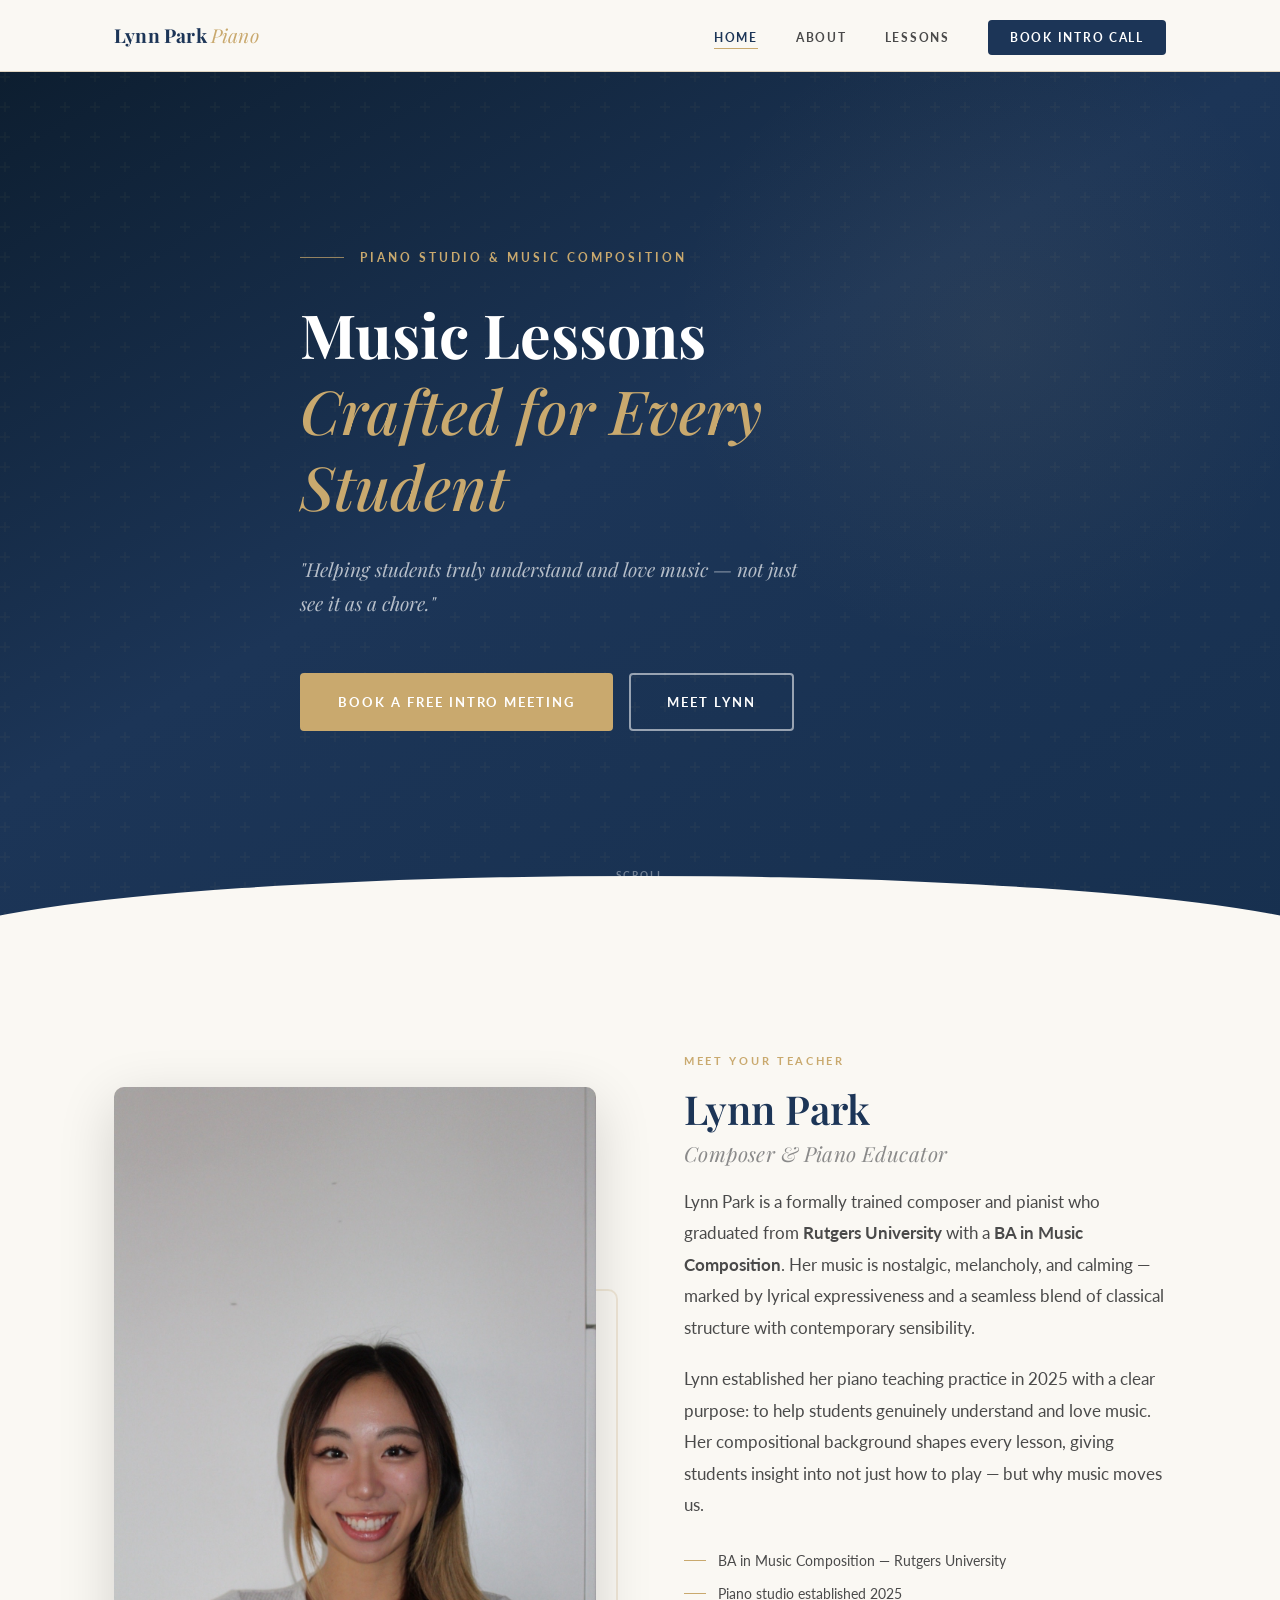
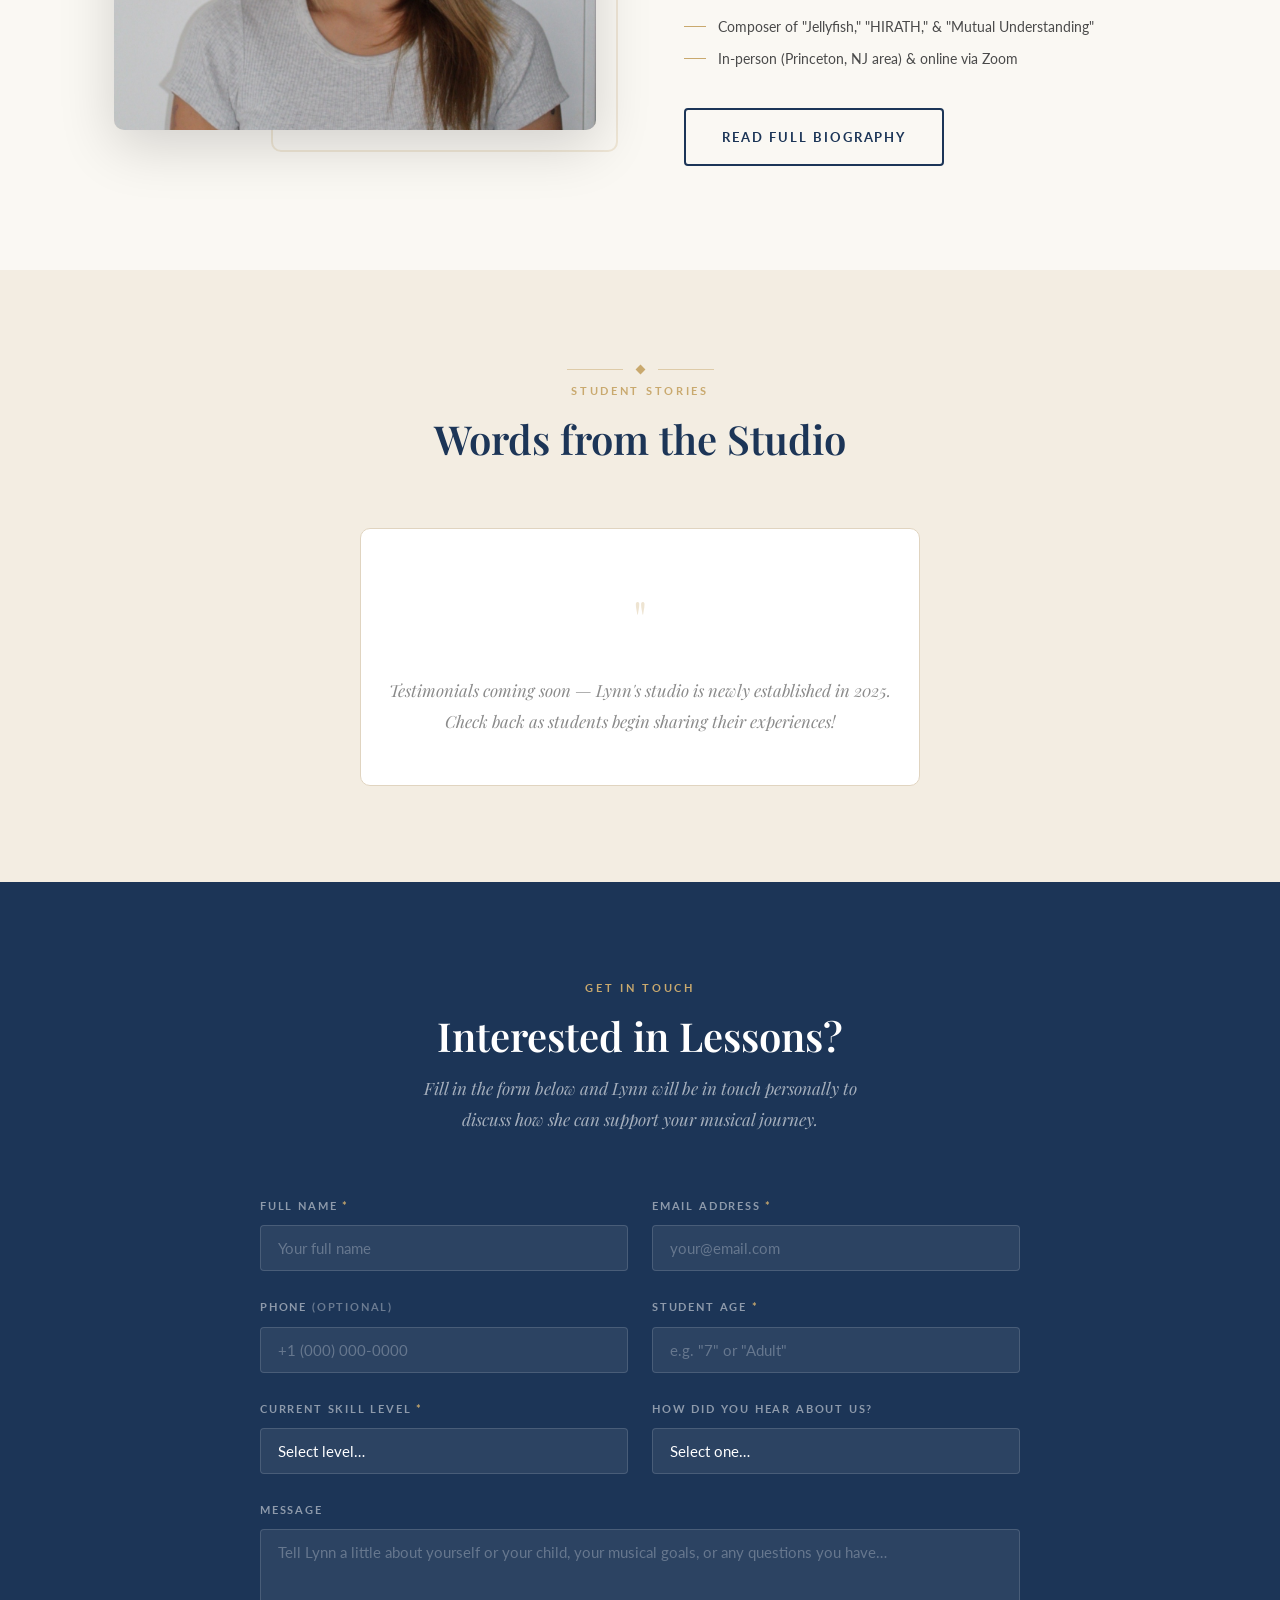
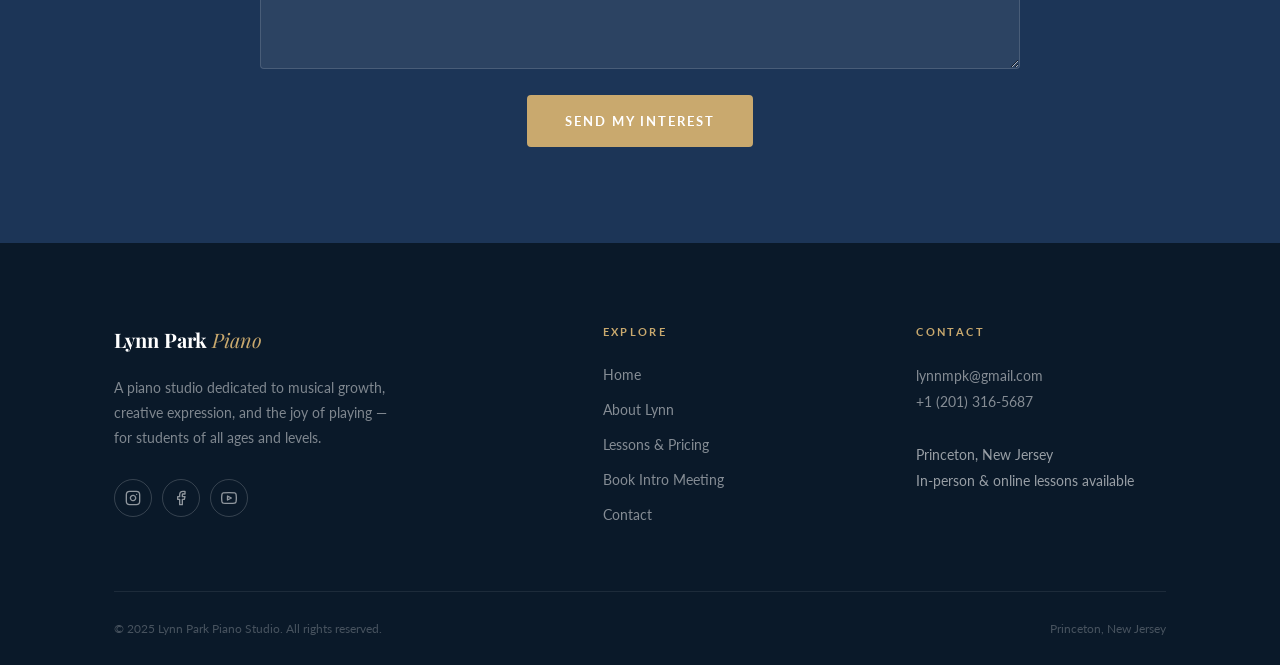
<file: index.html>
<!DOCTYPE html>
<html lang="en">
<head>
  <meta charset="UTF-8" />
  <meta name="viewport" content="width=device-width, initial-scale=1.0" />
  <meta name="description" content="Lynn Park Piano Studio — Piano lessons for all ages and levels in New Jersey, taught by a Rutgers-trained composer. In-person (Princeton area) and online via Zoom." />
  <title>Lynn Park Piano Studio — Composer &amp; Piano Educator</title>
  <link rel="icon" type="image/svg+xml" href="assets/favicon.svg" />
  <link rel="stylesheet" href="css/styles.css" />
</head>
<body>

  <!-- ============================================================
       NAVIGATION
  ============================================================ -->
  <nav class="nav" id="nav">
    <div class="nav__inner">
      <a href="index.html" class="nav__logo">Lynn Park <em>Piano</em></a>

      <ul class="nav__menu" id="navMenu" role="menubar">
        <li role="none"><a href="index.html" role="menuitem">Home</a></li>
        <li role="none"><a href="about.html" role="menuitem">About</a></li>
        <li role="none"><a href="lessons.html" role="menuitem">Lessons</a></li>
        <li role="none"><a href="schedule.html" class="btn-nav" role="menuitem">Book Intro Call</a></li>
      </ul>

      <button class="nav__toggle" id="navToggle" aria-label="Toggle navigation menu" aria-expanded="false" aria-controls="navMenu">
        <span></span>
        <span></span>
        <span></span>
      </button>
    </div>
  </nav>


  <!-- ============================================================
       HERO SECTION
  ============================================================ -->
  <section class="hero" id="hero" aria-label="Welcome">
    <div class="hero__content">

      <div class="hero__eyebrow">
        <span>Piano Studio &amp; Music Composition</span>
      </div>

      <h1>
        Music Lessons<br>
        <em>Crafted for Every Student</em>
      </h1>

      <p class="hero__tagline">
        "Helping students truly understand and love music — not just see it as a chore."
      </p>

      <div class="hero__actions">
        <a href="schedule.html" class="btn btn-primary">Book a Free Intro Meeting</a>
        <a href="#about-preview" class="btn btn-outline-light">Meet Lynn</a>
      </div>

    </div>

    <div class="hero__scroll" aria-hidden="true">
      <span>Scroll</span>
      <svg viewBox="0 0 24 24" fill="none" stroke="currentColor" stroke-width="1.5" stroke-linecap="round" stroke-linejoin="round">
        <line x1="12" y1="5" x2="12" y2="19"/>
        <polyline points="19 12 12 19 5 12"/>
      </svg>
    </div>

    <div class="hero__curve" aria-hidden="true"></div>
  </section>


  <!-- ============================================================
       BIO PREVIEW SECTION
  ============================================================ -->
  <section class="bio-preview section-cream" id="about-preview">
    <div class="container">
      <div class="bio-preview__grid">

        <!-- Photo -->
        <div class="bio-preview__photo fade-up">
          <div class="photo-frame">
            <img src="assets/lynn-park.jpg" alt="Lynn Park, composer and piano teacher" />
          </div>
          <div class="photo-frame-accent" aria-hidden="true"></div>
        </div>

        <!-- Content -->
        <div class="bio-preview__content fade-up fade-up-d1">
          <span class="section-label">Meet Your Teacher</span>

          <h2>
            Lynn Park
            <em>Composer &amp; Piano Educator</em>
          </h2>

          <p>
            Lynn Park is a formally trained composer and pianist who graduated from <strong>Rutgers University</strong> with a <strong>BA in Music Composition</strong>. Her music is nostalgic, melancholy, and calming — marked by lyrical expressiveness and a seamless blend of classical structure with contemporary sensibility.
          </p>
          <p>
            Lynn established her piano teaching practice in 2025 with a clear purpose: to help students genuinely understand and love music. Her compositional background shapes every lesson, giving students insight into not just how to play — but why music moves us.
          </p>

          <div class="bio-credentials" aria-label="Key credentials">
            <div class="bio-credential">BA in Music Composition — Rutgers University</div>
            <div class="bio-credential">Piano studio established 2025</div>
            <div class="bio-credential">Composer of "Jellyfish," "HIRATH," &amp; "Mutual Understanding"</div>
            <div class="bio-credential">In-person (Princeton, NJ area) &amp; online via Zoom</div>
          </div>

          <a href="about.html" class="btn btn-outline-navy">Read Full Biography</a>
        </div>

      </div>
    </div>
  </section>


  <!-- ============================================================
       TESTIMONIALS SECTION
  ============================================================ -->
  <section class="testimonials" aria-label="Student testimonials">
    <div class="container">

      <div class="testimonials__header fade-up">
        <div class="ornament ornament--center" aria-hidden="true">
          <div class="diamond"></div>
        </div>
        <span class="section-label">Student Stories</span>
        <h2>Words from the Studio</h2>
      </div>

      <!-- Testimonials coming soon -->
      <div class="fade-up" style="text-align: center; padding: 48px 24px; background: var(--white); border-radius: var(--radius-md); border: 1px solid var(--border); max-width: 560px; margin: 0 auto;">
        <div style="font-size: 3rem; margin-bottom: 16px; opacity: 0.3; font-family: var(--font-serif); color: var(--gold);">"</div>
        <p style="font-family: var(--font-serif); font-style: italic; font-size: 1.05rem; color: var(--text-light); margin: 0;">
          Testimonials coming soon — Lynn's studio is newly established in 2025.<br>
          Check back as students begin sharing their experiences!
        </p>
      </div>

    </div>
  </section>


  <!-- ============================================================
       INTEREST / CONTACT FORM
  ============================================================ -->
  <section class="interest-form-section" id="contact" aria-label="Contact and interest form">
    <div class="container">

      <div class="section-intro fade-up">
        <span class="section-label">Get in Touch</span>
        <h2>Interested in Lessons?</h2>
        <p>Fill in the form below and Lynn will be in touch personally to discuss how she can support your musical journey.</p>
      </div>

      <div class="form-success" id="interestFormSuccess" role="alert">
        <h3>Thank You!</h3>
        <p>Your message has been received. Lynn will be in touch shortly — we look forward to welcoming you to the studio!</p>
      </div>

      <form class="interest-form fade-up" id="interestForm" novalidate aria-label="Interest form">

        <div class="form-row">
          <div class="form-group">
            <label for="int-name">Full Name <span aria-hidden="true" style="color:var(--gold)">*</span></label>
            <input type="text" id="int-name" name="name" placeholder="Your full name" required autocomplete="name" />
          </div>
          <div class="form-group">
            <label for="int-email">Email Address <span aria-hidden="true" style="color:var(--gold)">*</span></label>
            <input type="email" id="int-email" name="email" placeholder="your@email.com" required autocomplete="email" />
          </div>
        </div>

        <div class="form-row">
          <div class="form-group">
            <label for="int-phone">Phone <span style="color:rgba(255,255,255,0.35)">(optional)</span></label>
            <input type="tel" id="int-phone" name="phone" placeholder="+1 (000) 000-0000" autocomplete="tel" />
          </div>
          <div class="form-group">
            <label for="int-age">Student Age <span aria-hidden="true" style="color:var(--gold)">*</span></label>
            <input type="text" id="int-age" name="studentAge" placeholder='e.g. "7" or "Adult"' required />
          </div>
        </div>

        <div class="form-row">
          <div class="form-group">
            <label for="int-level">Current Skill Level <span aria-hidden="true" style="color:var(--gold)">*</span></label>
            <select id="int-level" name="skillLevel" required>
              <option value="" disabled selected>Select level…</option>
              <option value="beginner">Beginner</option>
              <option value="intermediate">Intermediate</option>
              <option value="advanced">Advanced</option>
            </select>
          </div>
          <div class="form-group">
            <label for="int-hear">How Did You Hear About Us?</label>
            <select id="int-hear" name="hearAbout">
              <option value="" disabled selected>Select one…</option>
              <option value="google">Google / Search</option>
              <option value="instagram">Instagram</option>
              <option value="facebook">Facebook</option>
              <option value="word-of-mouth">Word of mouth</option>
              <option value="referral">Referral from a student</option>
              <option value="other">Other</option>
            </select>
          </div>
        </div>

        <div class="form-group">
          <label for="int-message">Message</label>
          <textarea id="int-message" name="message" placeholder="Tell Lynn a little about yourself or your child, your musical goals, or any questions you have…"></textarea>
        </div>

        <div style="text-align: center; margin-top: 8px;">
          <button type="submit" class="btn btn-primary">Send My Interest</button>
        </div>

      </form>
    </div>
  </section>


  <!-- ============================================================
       FOOTER
  ============================================================ -->
  <footer class="footer" role="contentinfo">
    <div class="container">
      <div class="footer__grid">

        <div class="footer__brand">
          <a href="index.html" class="footer__logo">Lynn Park <em>Piano</em></a>
          <p>A piano studio dedicated to musical growth, creative expression, and the joy of playing — for students of all ages and levels.</p>
          <div class="footer__social" aria-label="Social media links">
            <a href="#" aria-label="Follow Lynn on Instagram" title="Instagram">
              <svg width="16" height="16" viewBox="0 0 24 24" fill="none" stroke="currentColor" stroke-width="2" stroke-linecap="round" stroke-linejoin="round" aria-hidden="true">
                <rect x="2" y="2" width="20" height="20" rx="5" ry="5"/>
                <path d="M16 11.37A4 4 0 1 1 12.63 8 4 4 0 0 1 16 11.37z"/>
                <line x1="17.5" y1="6.5" x2="17.51" y2="6.5"/>
              </svg>
            </a>
            <a href="#" aria-label="Follow Lynn on Facebook" title="Facebook">
              <svg width="16" height="16" viewBox="0 0 24 24" fill="none" stroke="currentColor" stroke-width="2" stroke-linecap="round" stroke-linejoin="round" aria-hidden="true">
                <path d="M18 2h-3a5 5 0 0 0-5 5v3H7v4h3v8h4v-8h3l1-4h-4V7a1 1 0 0 1 1-1h3z"/>
              </svg>
            </a>
            <a href="#" aria-label="Subscribe on YouTube" title="YouTube">
              <svg width="16" height="16" viewBox="0 0 24 24" fill="none" stroke="currentColor" stroke-width="2" stroke-linecap="round" stroke-linejoin="round" aria-hidden="true">
                <path d="M22.54 6.42a2.78 2.78 0 0 0-1.94-1.97C18.88 4 12 4 12 4s-6.88 0-8.59.45a2.78 2.78 0 0 0-1.95 1.97A29 29 0 0 0 1 12a29 29 0 0 0 .46 5.58A2.78 2.78 0 0 0 3.41 19.6C5.12 20 12 20 12 20s6.88 0 8.59-.46a2.78 2.78 0 0 0 1.94-1.95A29 29 0 0 0 23 12a29 29 0 0 0-.46-5.58z"/>
                <polygon points="9.75 15.02 15.5 12 9.75 8.98 9.75 15.02"/>
              </svg>
            </a>
          </div>
        </div>

        <div class="footer__col">
          <h5>Explore</h5>
          <ul>
            <li><a href="index.html">Home</a></li>
            <li><a href="about.html">About Lynn</a></li>
            <li><a href="lessons.html">Lessons &amp; Pricing</a></li>
            <li><a href="schedule.html">Book Intro Meeting</a></li>
            <li><a href="#contact">Contact</a></li>
          </ul>
        </div>

        <div class="footer__col">
          <h5>Contact</h5>
          <address>
            <a href="mailto:lynnmpk@gmail.com">lynnmpk@gmail.com</a><br>
            <a href="tel:+12013165687">+1 (201) 316-5687</a><br><br>
            Princeton, New Jersey<br>
            In-person &amp; online lessons available
          </address>
        </div>

      </div>

      <div class="footer__bottom">
        <span>&copy; 2025 Lynn Park Piano Studio. All rights reserved.</span>
        <span>Princeton, New Jersey</span>
      </div>
    </div>
  </footer>


  <script src="js/main.js"></script>
</body>
</html>
</file>
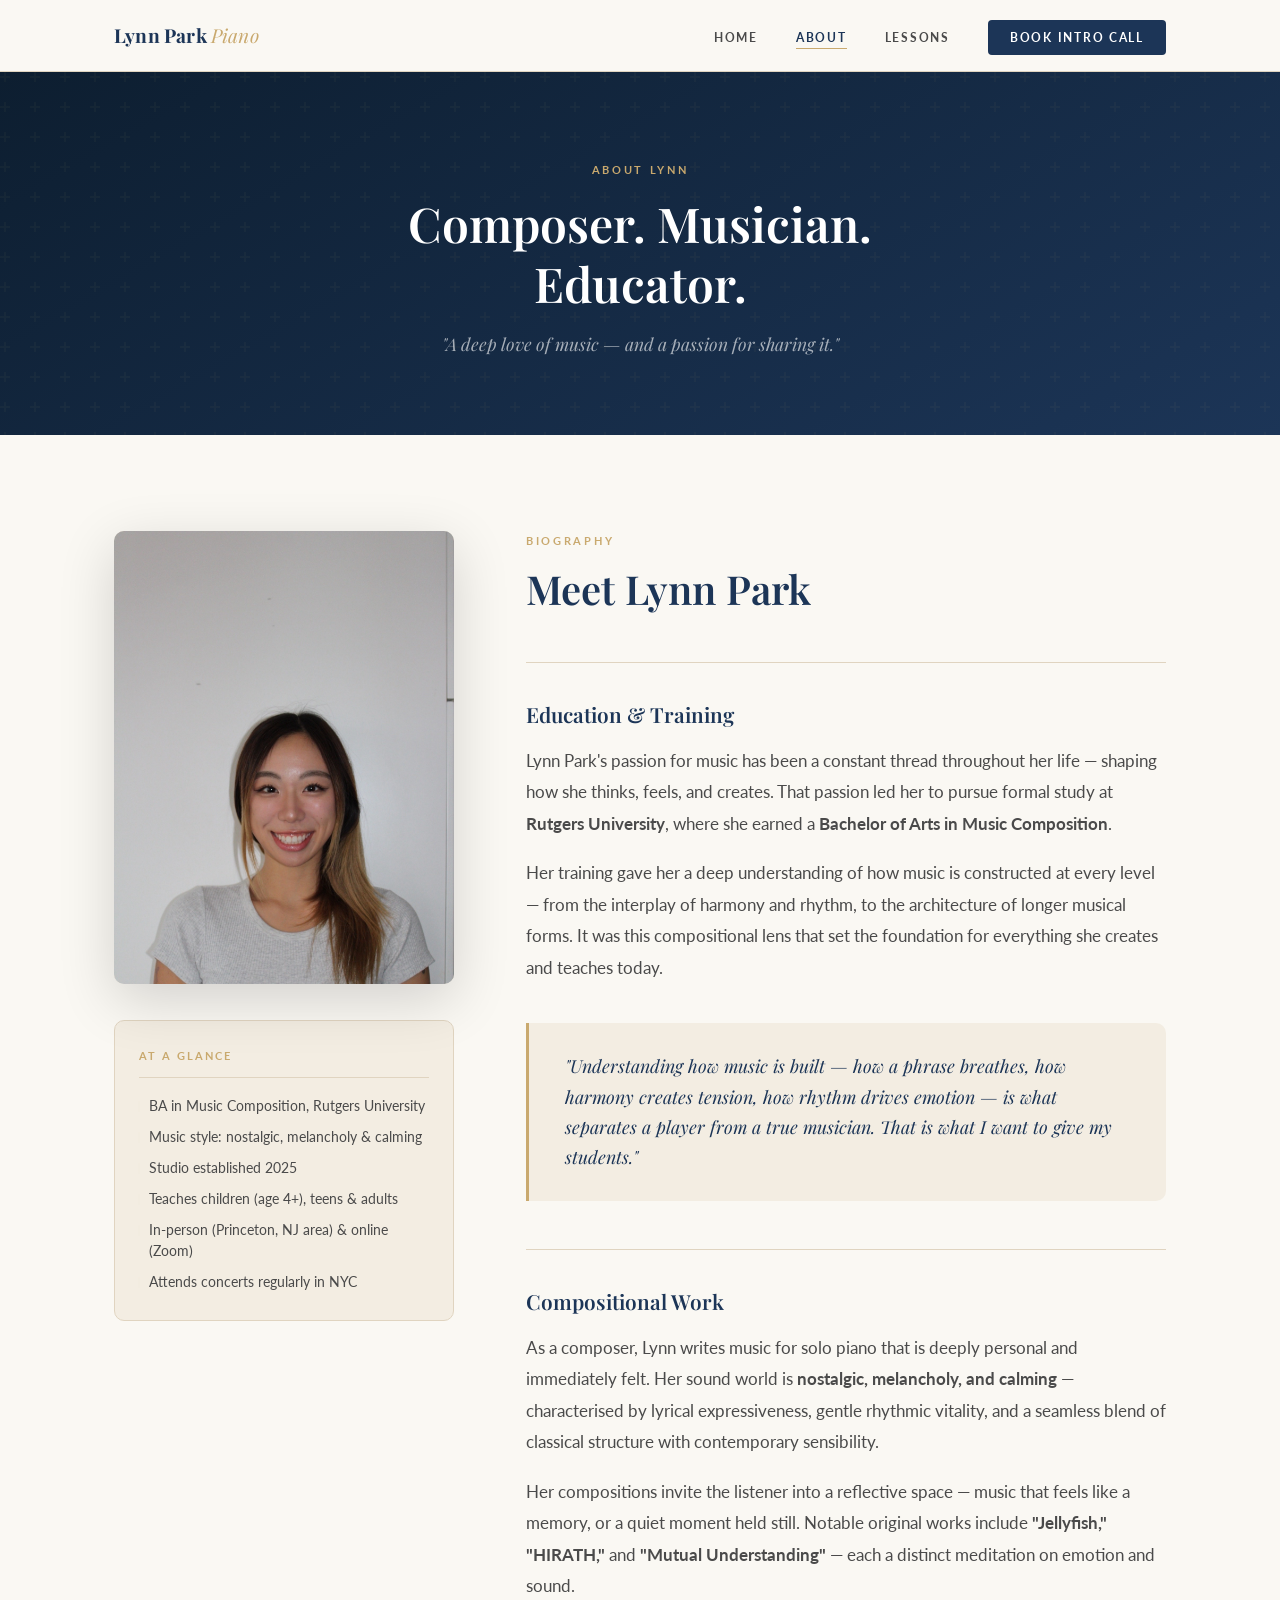
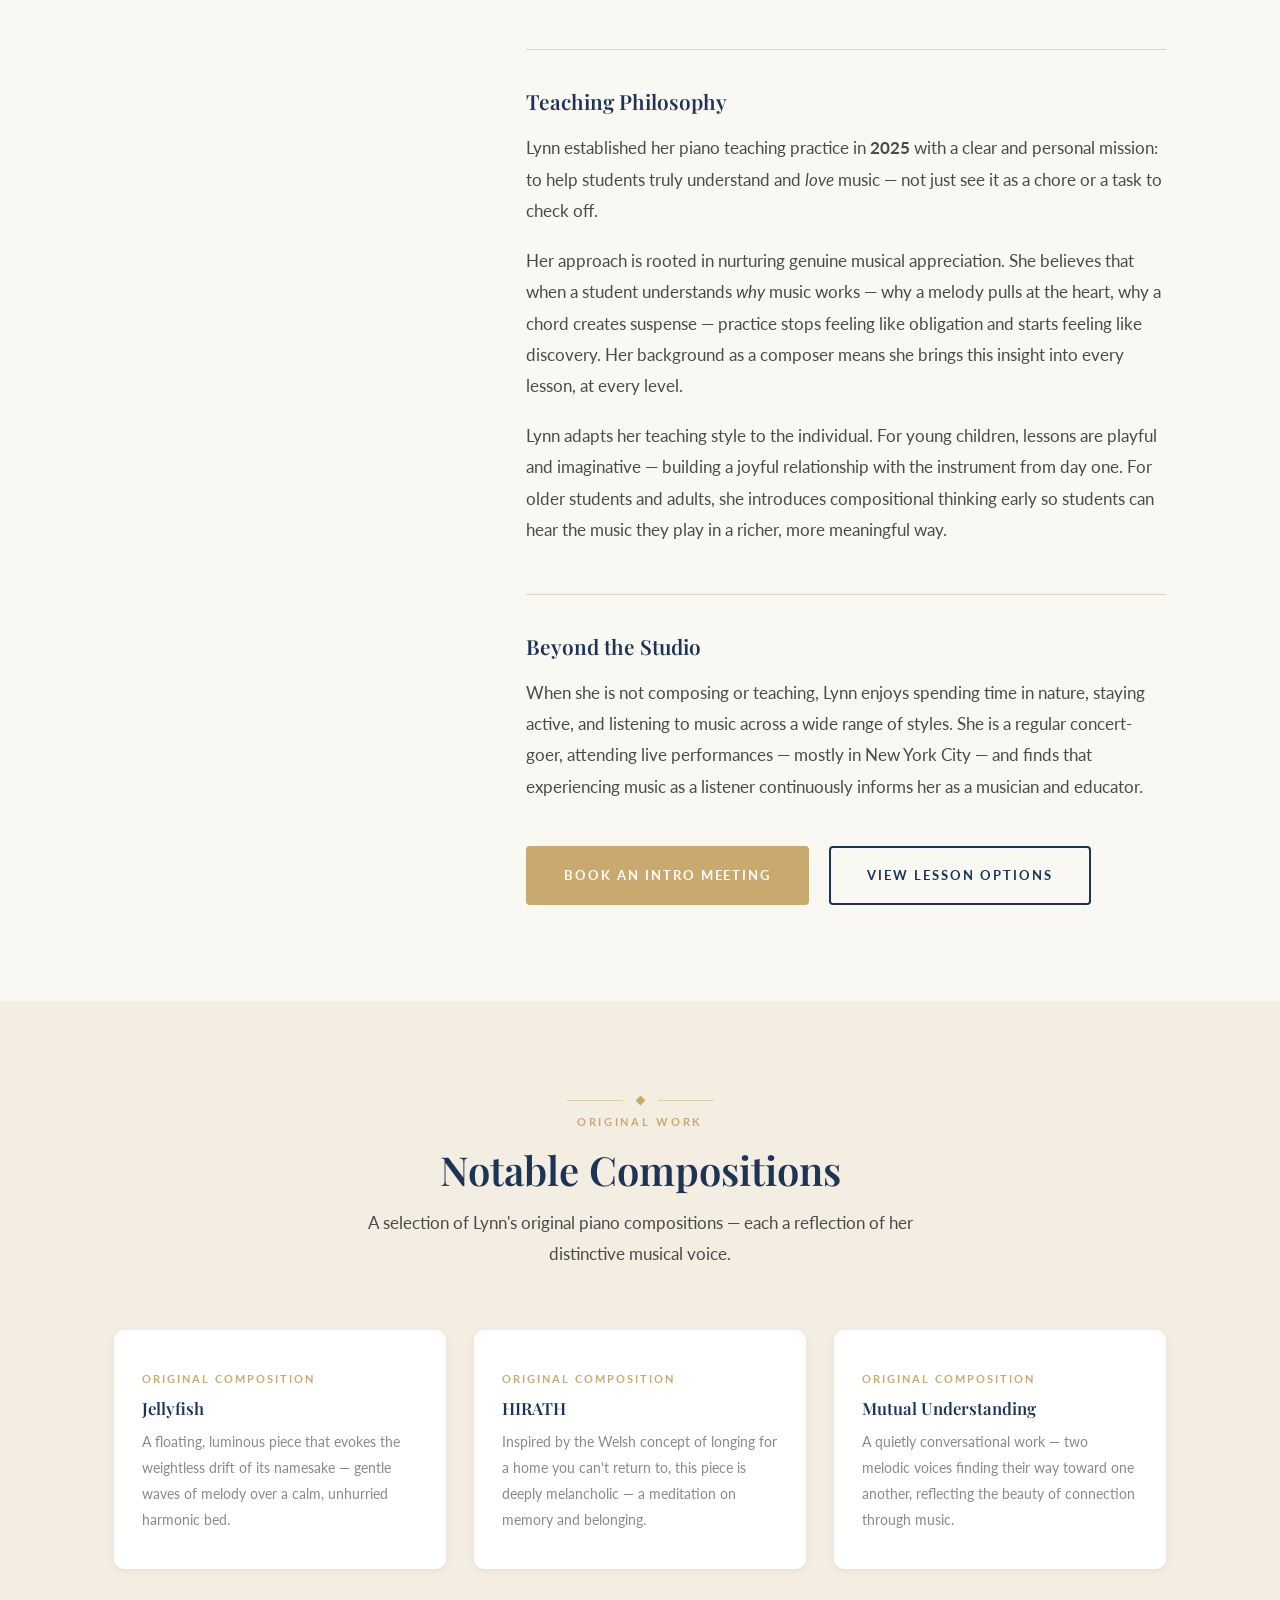
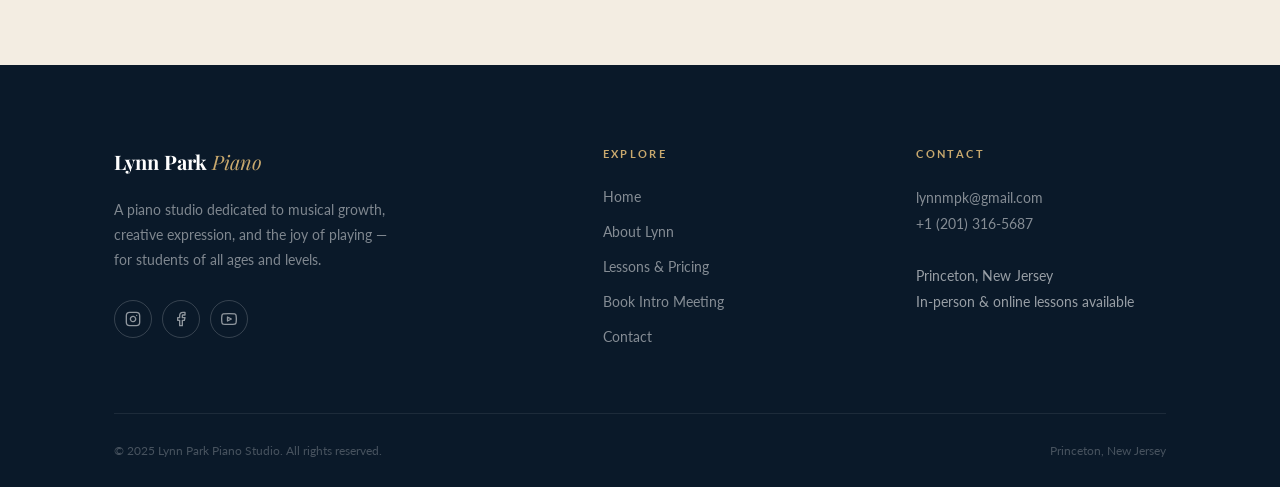
<file: about.html>
<!DOCTYPE html>
<html lang="en">
<head>
  <meta charset="UTF-8" />
  <meta name="viewport" content="width=device-width, initial-scale=1.0" />
  <meta name="description" content="About Lynn Park — Rutgers-trained music composer and dedicated piano educator. Learn about Lynn's education, compositional work, and teaching philosophy." />
  <title>About Lynn Park — Composer &amp; Piano Educator</title>
  <link rel="icon" type="image/svg+xml" href="assets/favicon.svg" />
  <link rel="stylesheet" href="css/styles.css" />
</head>
<body>

  <!-- ============================================================
       NAVIGATION
  ============================================================ -->
  <nav class="nav" id="nav">
    <div class="nav__inner">
      <a href="index.html" class="nav__logo">Lynn Park <em>Piano</em></a>

      <ul class="nav__menu" id="navMenu" role="menubar">
        <li role="none"><a href="index.html" role="menuitem">Home</a></li>
        <li role="none"><a href="about.html" role="menuitem">About</a></li>
        <li role="none"><a href="lessons.html" role="menuitem">Lessons</a></li>
        <li role="none"><a href="schedule.html" class="btn-nav" role="menuitem">Book Intro Call</a></li>
      </ul>

      <button class="nav__toggle" id="navToggle" aria-label="Toggle navigation menu" aria-expanded="false" aria-controls="navMenu">
        <span></span>
        <span></span>
        <span></span>
      </button>
    </div>
  </nav>


  <!-- ============================================================
       PAGE BANNER
  ============================================================ -->
  <header class="page-banner" role="banner">
    <div class="page-banner__inner">
      <span class="section-label">About Lynn</span>
      <h1>Composer. Musician. Educator.</h1>
      <p>"A deep love of music — and a passion for sharing it."</p>
    </div>
  </header>


  <!-- ============================================================
       FULL BIOGRAPHY SECTION
  ============================================================ -->
  <section class="about-bio section-cream" aria-label="Full biography">
    <div class="container">
      <div class="about-bio__grid">

        <!-- ── Sidebar ── -->
        <aside class="about-bio__sidebar fade-up">

          <!-- Profile photo -->
          <div class="photo-frame">
            <img src="assets/lynn-park.jpg" alt="Lynn Park, composer and piano teacher" />
          </div>

          <!-- Quick facts card -->
          <div class="sidebar-card">
            <h4>At a Glance</h4>
            <ul>
              <li>BA in Music Composition, Rutgers University</li>
              <li>Music style: nostalgic, melancholy &amp; calming</li>
              <li>Studio established 2025</li>
              <li>Teaches children (age 4+), teens &amp; adults</li>
              <li>In-person (Princeton, NJ area) &amp; online (Zoom)</li>
              <li>Attends concerts regularly in NYC</li>
            </ul>
          </div>

        </aside>

        <!-- ── Main Biography Text ── -->
        <div class="about-bio__text fade-up fade-up-d1">

          <span class="section-label">Biography</span>
          <h2>Meet Lynn Park</h2>

          <!-- ── Education ── -->
          <h3>Education &amp; Training</h3>

          <p>
            Lynn Park's passion for music has been a constant thread throughout her life — shaping how she thinks, feels, and creates. That passion led her to pursue formal study at <strong>Rutgers University</strong>, where she earned a <strong>Bachelor of Arts in Music Composition</strong>.
          </p>
          <p>
            Her training gave her a deep understanding of how music is constructed at every level — from the interplay of harmony and rhythm, to the architecture of longer musical forms. It was this compositional lens that set the foundation for everything she creates and teaches today.
          </p>

          <!-- Pull quote -->
          <blockquote class="pull-quote">
            <p>
              "Understanding how music is built — how a phrase breathes, how harmony creates tension, how rhythm drives emotion — is what separates a player from a true musician. That is what I want to give my students."
            </p>
          </blockquote>

          <!-- ── Compositional Work ── -->
          <h3>Compositional Work</h3>

          <p>
            As a composer, Lynn writes music for solo piano that is deeply personal and immediately felt. Her sound world is <strong>nostalgic, melancholy, and calming</strong> — characterised by lyrical expressiveness, gentle rhythmic vitality, and a seamless blend of classical structure with contemporary sensibility.
          </p>
          <p>
            Her compositions invite the listener into a reflective space — music that feels like a memory, or a quiet moment held still. Notable original works include <strong>"Jellyfish,"</strong> <strong>"HIRATH,"</strong> and <strong>"Mutual Understanding"</strong> — each a distinct meditation on emotion and sound.
          </p>

          <!-- ── Teaching Philosophy ── -->
          <h3>Teaching Philosophy</h3>

          <p>
            Lynn established her piano teaching practice in <strong>2025</strong> with a clear and personal mission: to help students truly understand and <em>love</em> music — not just see it as a chore or a task to check off.
          </p>
          <p>
            Her approach is rooted in nurturing genuine musical appreciation. She believes that when a student understands <em>why</em> music works — why a melody pulls at the heart, why a chord creates suspense — practice stops feeling like obligation and starts feeling like discovery. Her background as a composer means she brings this insight into every lesson, at every level.
          </p>
          <p>
            Lynn adapts her teaching style to the individual. For young children, lessons are playful and imaginative — building a joyful relationship with the instrument from day one. For older students and adults, she introduces compositional thinking early so students can hear the music they play in a richer, more meaningful way.
          </p>

          <!-- ── Personal ── -->
          <h3>Beyond the Studio</h3>

          <p>
            When she is not composing or teaching, Lynn enjoys spending time in nature, staying active, and listening to music across a wide range of styles. She is a regular concert-goer, attending live performances — mostly in New York City — and finds that experiencing music as a listener continuously informs her as a musician and educator.
          </p>

          <div style="margin-top: 44px;">
            <a href="schedule.html" class="btn btn-primary" style="margin-right: 16px;">Book an Intro Meeting</a>
            <a href="lessons.html" class="btn btn-outline-navy">View Lesson Options</a>
          </div>

        </div>
      </div>
    </div>
  </section>


  <!-- ============================================================
       NOTABLE COMPOSITIONS SECTION
  ============================================================ -->
  <section class="achievements" aria-label="Notable compositions">
    <div class="container">

      <div class="achievements__header fade-up">
        <div class="ornament ornament--center" aria-hidden="true">
          <div class="diamond"></div>
        </div>
        <span class="section-label">Original Work</span>
        <h2>Notable Compositions</h2>
        <p style="margin-top: 12px; color: var(--text-mid);">A selection of Lynn's original piano compositions — each a reflection of her distinctive musical voice.</p>
      </div>

      <div class="achievements__grid">

        <article class="achievement-card fade-up fade-up-d1">
          <div class="achievement-card__year">Original Composition</div>
          <h4>Jellyfish</h4>
          <p>A floating, luminous piece that evokes the weightless drift of its namesake — gentle waves of melody over a calm, unhurried harmonic bed.</p>
        </article>

        <article class="achievement-card fade-up fade-up-d2">
          <div class="achievement-card__year">Original Composition</div>
          <h4>HIRATH</h4>
          <p>Inspired by the Welsh concept of longing for a home you can't return to, this piece is deeply melancholic — a meditation on memory and belonging.</p>
        </article>

        <article class="achievement-card fade-up fade-up-d3">
          <div class="achievement-card__year">Original Composition</div>
          <h4>Mutual Understanding</h4>
          <p>A quietly conversational work — two melodic voices finding their way toward one another, reflecting the beauty of connection through music.</p>
        </article>

      </div>
    </div>
  </section>


  <!-- ============================================================
       FOOTER
  ============================================================ -->
  <footer class="footer" role="contentinfo">
    <div class="container">
      <div class="footer__grid">

        <div class="footer__brand">
          <a href="index.html" class="footer__logo">Lynn Park <em>Piano</em></a>
          <p>A piano studio dedicated to musical growth, creative expression, and the joy of playing — for students of all ages and levels.</p>
          <div class="footer__social" aria-label="Social media links">
            <a href="#" aria-label="Instagram" title="Instagram">
              <svg width="16" height="16" viewBox="0 0 24 24" fill="none" stroke="currentColor" stroke-width="2" stroke-linecap="round" stroke-linejoin="round" aria-hidden="true">
                <rect x="2" y="2" width="20" height="20" rx="5" ry="5"/>
                <path d="M16 11.37A4 4 0 1 1 12.63 8 4 4 0 0 1 16 11.37z"/>
                <line x1="17.5" y1="6.5" x2="17.51" y2="6.5"/>
              </svg>
            </a>
            <a href="#" aria-label="Facebook" title="Facebook">
              <svg width="16" height="16" viewBox="0 0 24 24" fill="none" stroke="currentColor" stroke-width="2" stroke-linecap="round" stroke-linejoin="round" aria-hidden="true">
                <path d="M18 2h-3a5 5 0 0 0-5 5v3H7v4h3v8h4v-8h3l1-4h-4V7a1 1 0 0 1 1-1h3z"/>
              </svg>
            </a>
            <a href="#" aria-label="YouTube" title="YouTube">
              <svg width="16" height="16" viewBox="0 0 24 24" fill="none" stroke="currentColor" stroke-width="2" stroke-linecap="round" stroke-linejoin="round" aria-hidden="true">
                <path d="M22.54 6.42a2.78 2.78 0 0 0-1.94-1.97C18.88 4 12 4 12 4s-6.88 0-8.59.45a2.78 2.78 0 0 0-1.95 1.97A29 29 0 0 0 1 12a29 29 0 0 0 .46 5.58A2.78 2.78 0 0 0 3.41 19.6C5.12 20 12 20 12 20s6.88 0 8.59-.46a2.78 2.78 0 0 0 1.94-1.95A29 29 0 0 0 23 12a29 29 0 0 0-.46-5.58z"/>
                <polygon points="9.75 15.02 15.5 12 9.75 8.98 9.75 15.02"/>
              </svg>
            </a>
          </div>
        </div>

        <div class="footer__col">
          <h5>Explore</h5>
          <ul>
            <li><a href="index.html">Home</a></li>
            <li><a href="about.html">About Lynn</a></li>
            <li><a href="lessons.html">Lessons &amp; Pricing</a></li>
            <li><a href="schedule.html">Book Intro Meeting</a></li>
            <li><a href="index.html#contact">Contact</a></li>
          </ul>
        </div>

        <div class="footer__col">
          <h5>Contact</h5>
          <address>
            <a href="mailto:lynnmpk@gmail.com">lynnmpk@gmail.com</a><br>
            <a href="tel:+12013165687">+1 (201) 316-5687</a><br><br>
            Princeton, New Jersey<br>
            In-person &amp; online lessons available
          </address>
        </div>

      </div>

      <div class="footer__bottom">
        <span>&copy; 2025 Lynn Park Piano Studio. All rights reserved.</span>
        <span>Princeton, New Jersey</span>
      </div>
    </div>
  </footer>


  <script src="js/main.js"></script>
</body>
</html>
</file>
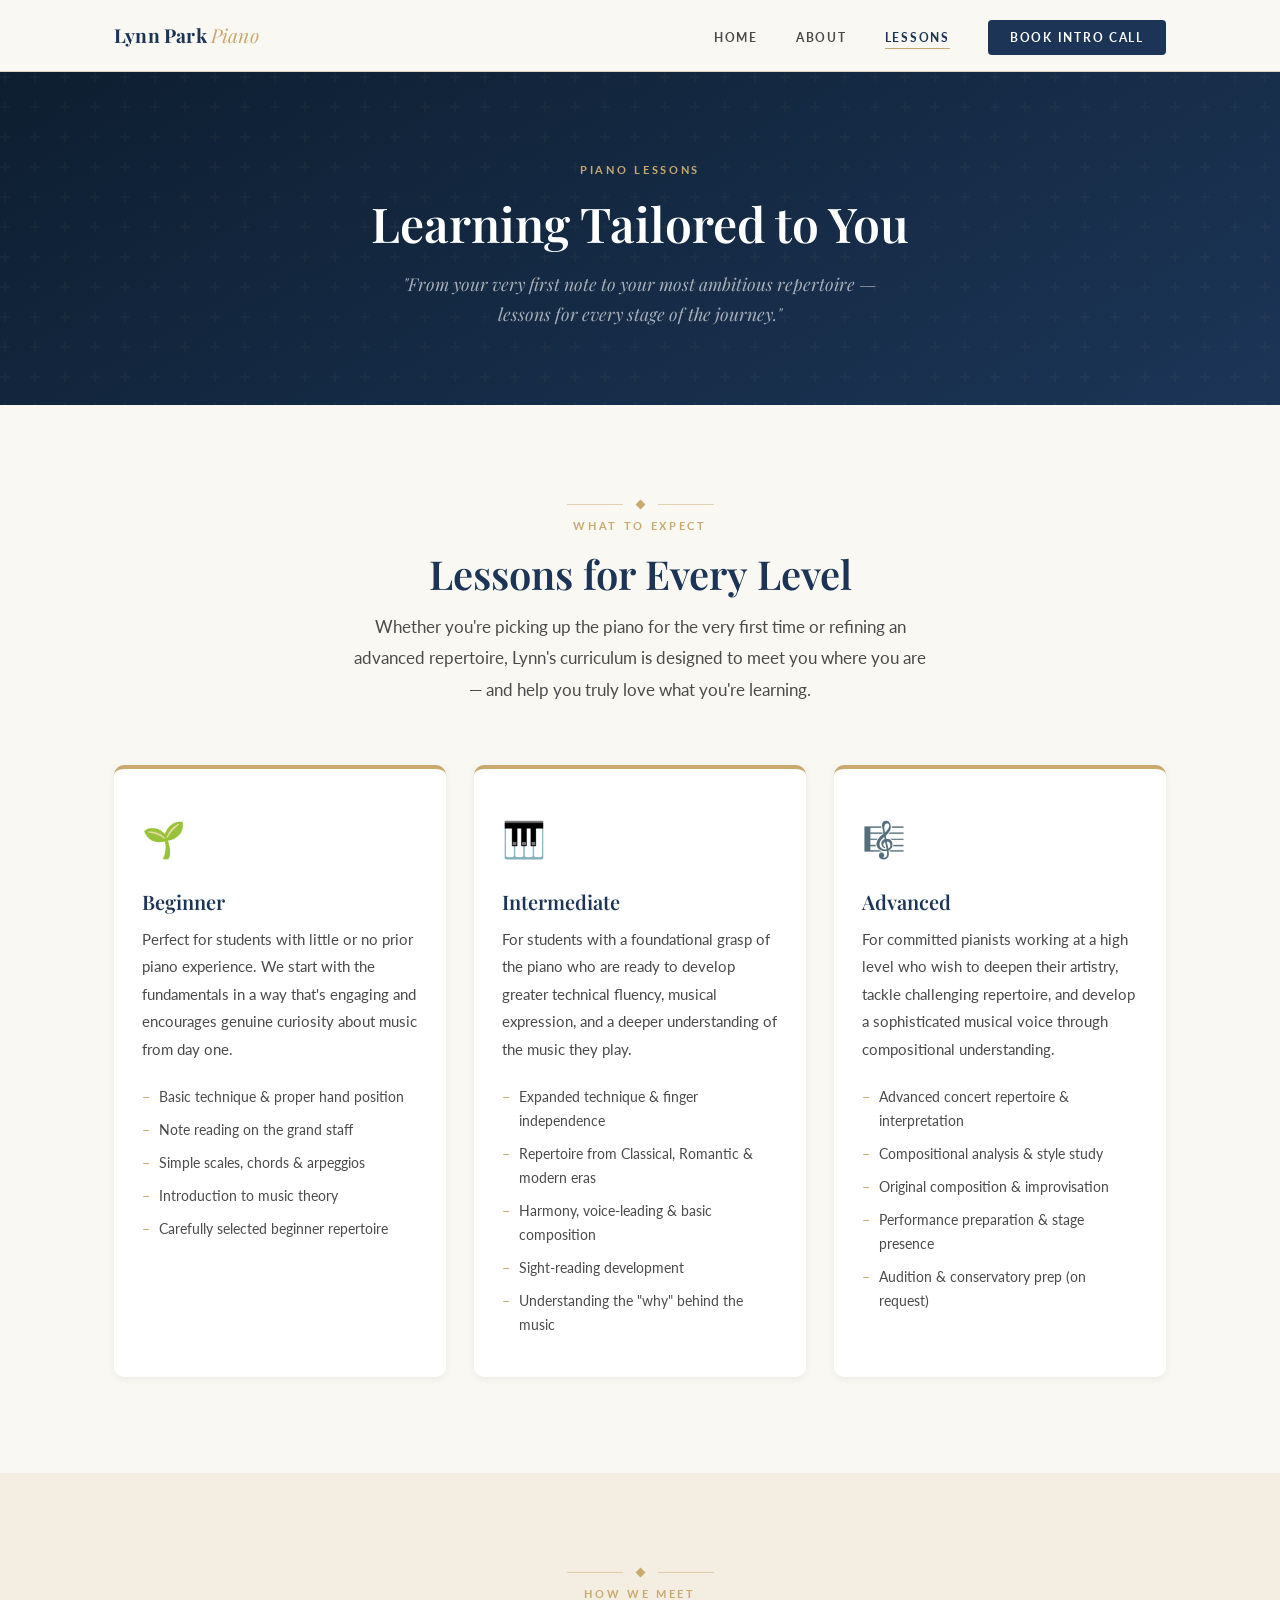
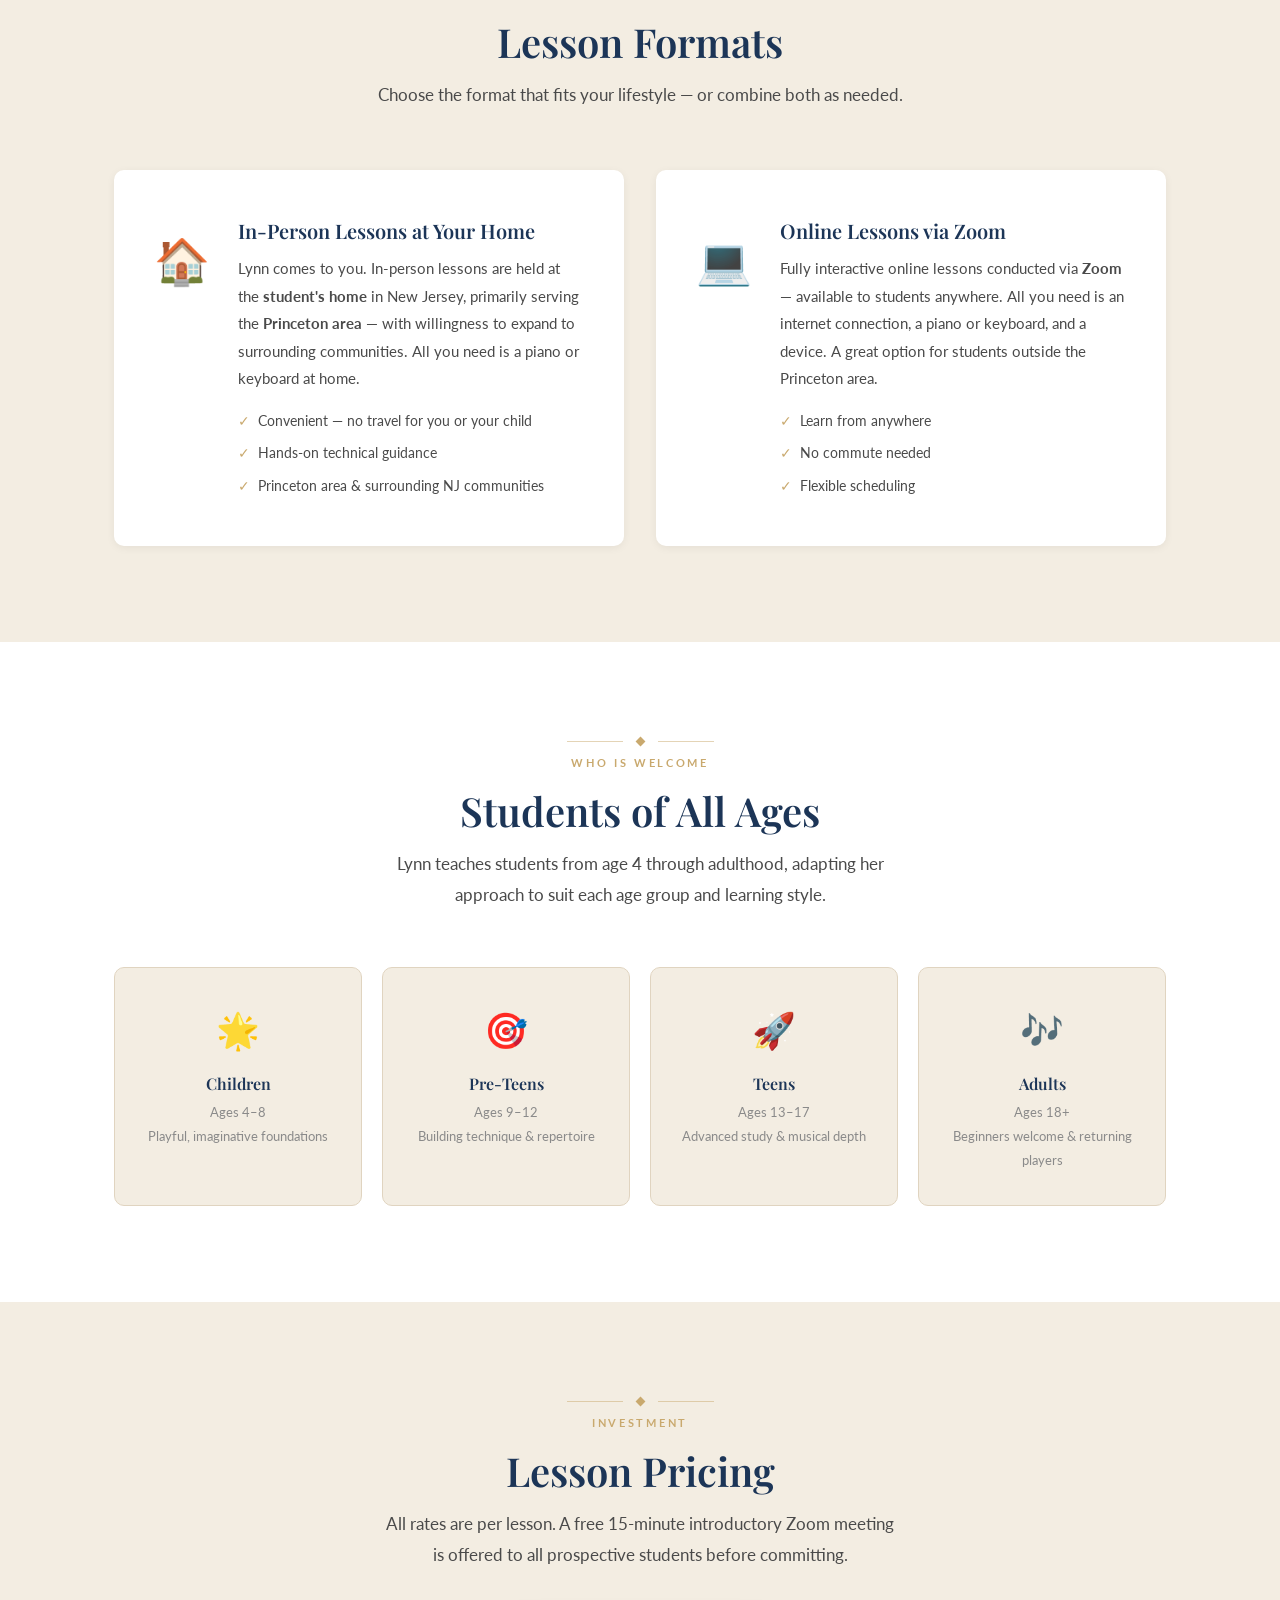
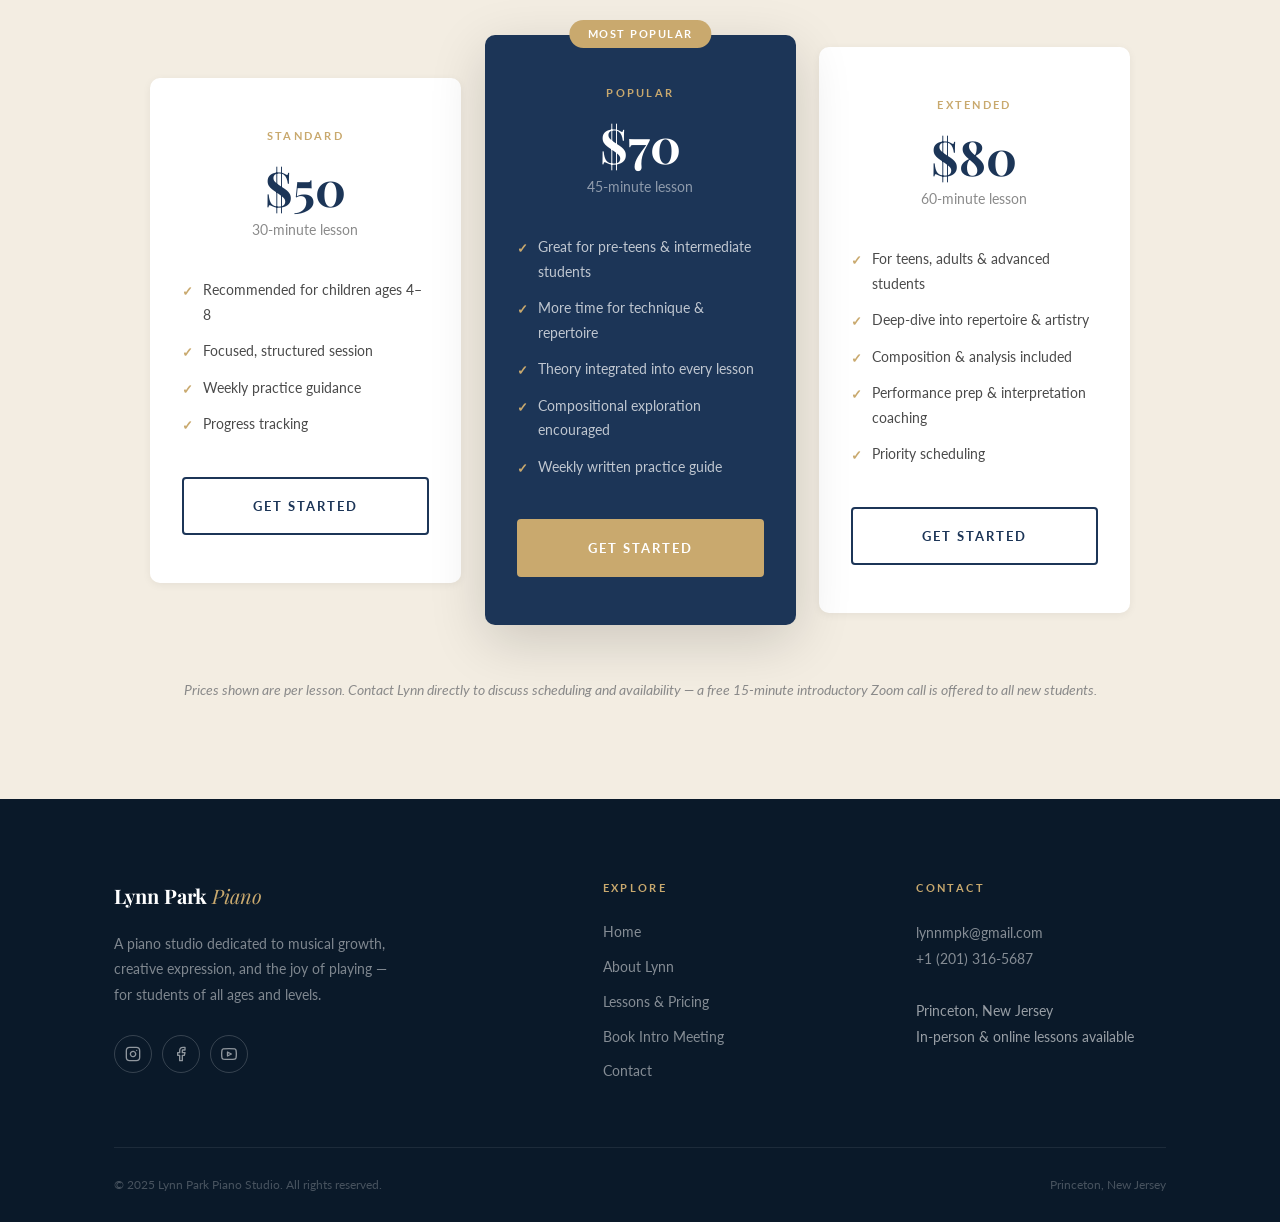
<file: lessons.html>
<!DOCTYPE html>
<html lang="en">
<head>
  <meta charset="UTF-8" />
  <meta name="viewport" content="width=device-width, initial-scale=1.0" />
  <meta name="description" content="Piano lessons with Lynn Park — beginner through advanced, ages 4 to adult. In-person at your home in the Princeton, NJ area, or online via Zoom. View pricing." />
  <title>Lessons &amp; Pricing — Lynn Park Piano Studio</title>
  <link rel="icon" type="image/svg+xml" href="assets/favicon.svg" />
  <link rel="stylesheet" href="css/styles.css" />
</head>
<body>

  <!-- ============================================================
       NAVIGATION
  ============================================================ -->
  <nav class="nav" id="nav">
    <div class="nav__inner">
      <a href="index.html" class="nav__logo">Lynn Park <em>Piano</em></a>

      <ul class="nav__menu" id="navMenu" role="menubar">
        <li role="none"><a href="index.html" role="menuitem">Home</a></li>
        <li role="none"><a href="about.html" role="menuitem">About</a></li>
        <li role="none"><a href="lessons.html" role="menuitem">Lessons</a></li>
        <li role="none"><a href="schedule.html" class="btn-nav" role="menuitem">Book Intro Call</a></li>
      </ul>

      <button class="nav__toggle" id="navToggle" aria-label="Toggle navigation menu" aria-expanded="false" aria-controls="navMenu">
        <span></span>
        <span></span>
        <span></span>
      </button>
    </div>
  </nav>


  <!-- ============================================================
       PAGE BANNER
  ============================================================ -->
  <header class="page-banner" role="banner">
    <div class="page-banner__inner">
      <span class="section-label">Piano Lessons</span>
      <h1>Learning Tailored to You</h1>
      <p>"From your very first note to your most ambitious repertoire — lessons for every stage of the journey."</p>
    </div>
  </header>


  <!-- ============================================================
       LESSON OVERVIEW — BEGINNER / INTERMEDIATE / ADVANCED
  ============================================================ -->
  <section class="section-cream" aria-label="Lesson levels overview">
    <div class="container">

      <div class="lessons-overview__header fade-up">
        <div class="ornament ornament--center" aria-hidden="true">
          <div class="diamond"></div>
        </div>
        <span class="section-label">What to Expect</span>
        <h2>Lessons for Every Level</h2>
        <p style="color: var(--text-mid); margin-top: 12px;">Whether you're picking up the piano for the very first time or refining an advanced repertoire, Lynn's curriculum is designed to meet you where you are — and help you truly love what you're learning.</p>
      </div>

      <div class="lessons-overview__grid">

        <!-- Beginner -->
        <article class="level-card fade-up fade-up-d1">
          <div class="level-card__icon" aria-hidden="true">🌱</div>
          <h3>Beginner</h3>
          <p>
            Perfect for students with little or no prior piano experience. We start with the fundamentals in a way that's engaging and encourages genuine curiosity about music from day one.
          </p>
          <ul aria-label="What beginners will learn">
            <li>Basic technique &amp; proper hand position</li>
            <li>Note reading on the grand staff</li>
            <li>Simple scales, chords &amp; arpeggios</li>
            <li>Introduction to music theory</li>
            <li>Carefully selected beginner repertoire</li>
          </ul>
        </article>

        <!-- Intermediate -->
        <article class="level-card fade-up fade-up-d2">
          <div class="level-card__icon" aria-hidden="true">🎹</div>
          <h3>Intermediate</h3>
          <p>
            For students with a foundational grasp of the piano who are ready to develop greater technical fluency, musical expression, and a deeper understanding of the music they play.
          </p>
          <ul aria-label="What intermediate students will learn">
            <li>Expanded technique &amp; finger independence</li>
            <li>Repertoire from Classical, Romantic &amp; modern eras</li>
            <li>Harmony, voice-leading &amp; basic composition</li>
            <li>Sight-reading development</li>
            <li>Understanding the "why" behind the music</li>
          </ul>
        </article>

        <!-- Advanced -->
        <article class="level-card fade-up fade-up-d3">
          <div class="level-card__icon" aria-hidden="true">🎼</div>
          <h3>Advanced</h3>
          <p>
            For committed pianists working at a high level who wish to deepen their artistry, tackle challenging repertoire, and develop a sophisticated musical voice through compositional understanding.
          </p>
          <ul aria-label="What advanced students will learn">
            <li>Advanced concert repertoire &amp; interpretation</li>
            <li>Compositional analysis &amp; style study</li>
            <li>Original composition &amp; improvisation</li>
            <li>Performance preparation &amp; stage presence</li>
            <li>Audition &amp; conservatory prep (on request)</li>
          </ul>
        </article>

      </div>
    </div>
  </section>


  <!-- ============================================================
       LESSON FORMATS — IN-PERSON & ONLINE
  ============================================================ -->
  <section class="lesson-formats" aria-label="Lesson formats">
    <div class="container">

      <div class="lesson-formats__header fade-up">
        <div class="ornament ornament--center" aria-hidden="true">
          <div class="diamond"></div>
        </div>
        <span class="section-label">How We Meet</span>
        <h2>Lesson Formats</h2>
        <p style="color: var(--text-mid); margin-top: 12px;">Choose the format that fits your lifestyle — or combine both as needed.</p>
      </div>

      <div class="lesson-formats__grid">

        <!-- In-Person -->
        <article class="format-card fade-up fade-up-d1">
          <div class="format-card__icon" aria-hidden="true">🏠</div>
          <div>
            <h3>In-Person Lessons at Your Home</h3>
            <p>
              Lynn comes to you. In-person lessons are held at the <strong>student's home</strong> in New Jersey, primarily serving the <strong>Princeton area</strong> — with willingness to expand to surrounding communities. All you need is a piano or keyboard at home.
            </p>
            <ul style="margin-top: 16px; display: flex; flex-direction: column; gap: 8px;">
              <li style="font-size: 0.9rem; color: var(--text-mid); display: flex; gap: 8px;"><span style="color: var(--gold);">✓</span> Convenient — no travel for you or your child</li>
              <li style="font-size: 0.9rem; color: var(--text-mid); display: flex; gap: 8px;"><span style="color: var(--gold);">✓</span> Hands-on technical guidance</li>
              <li style="font-size: 0.9rem; color: var(--text-mid); display: flex; gap: 8px;"><span style="color: var(--gold);">✓</span> Princeton area &amp; surrounding NJ communities</li>
            </ul>
          </div>
        </article>

        <!-- Online -->
        <article class="format-card fade-up fade-up-d2">
          <div class="format-card__icon" aria-hidden="true">💻</div>
          <div>
            <h3>Online Lessons via Zoom</h3>
            <p>
              Fully interactive online lessons conducted via <strong>Zoom</strong> — available to students anywhere. All you need is an internet connection, a piano or keyboard, and a device. A great option for students outside the Princeton area.
            </p>
            <ul style="margin-top: 16px; display: flex; flex-direction: column; gap: 8px;">
              <li style="font-size: 0.9rem; color: var(--text-mid); display: flex; gap: 8px;"><span style="color: var(--gold);">✓</span> Learn from anywhere</li>
              <li style="font-size: 0.9rem; color: var(--text-mid); display: flex; gap: 8px;"><span style="color: var(--gold);">✓</span> No commute needed</li>
              <li style="font-size: 0.9rem; color: var(--text-mid); display: flex; gap: 8px;"><span style="color: var(--gold);">✓</span> Flexible scheduling</li>
            </ul>
          </div>
        </article>

      </div>
    </div>
  </section>


  <!-- ============================================================
       AGE GROUPS
  ============================================================ -->
  <section class="age-groups section-white" aria-label="Age groups welcomed">
    <div class="container">

      <div class="age-groups__header fade-up">
        <div class="ornament ornament--center" aria-hidden="true">
          <div class="diamond"></div>
        </div>
        <span class="section-label">Who Is Welcome</span>
        <h2>Students of All Ages</h2>
        <p style="color: var(--text-mid); margin-top: 12px;">Lynn teaches students from age 4 through adulthood, adapting her approach to suit each age group and learning style.</p>
      </div>

      <div class="age-groups__grid">

        <div class="age-badge fade-up fade-up-d1">
          <div class="age-badge__icon" aria-hidden="true">🌟</div>
          <h4>Children</h4>
          <p>Ages 4–8<br>Playful, imaginative foundations</p>
        </div>

        <div class="age-badge fade-up fade-up-d2">
          <div class="age-badge__icon" aria-hidden="true">🎯</div>
          <h4>Pre-Teens</h4>
          <p>Ages 9–12<br>Building technique &amp; repertoire</p>
        </div>

        <div class="age-badge fade-up fade-up-d3">
          <div class="age-badge__icon" aria-hidden="true">🚀</div>
          <h4>Teens</h4>
          <p>Ages 13–17<br>Advanced study &amp; musical depth</p>
        </div>

        <div class="age-badge fade-up fade-up-d4">
          <div class="age-badge__icon" aria-hidden="true">🎶</div>
          <h4>Adults</h4>
          <p>Ages 18+<br>Beginners welcome &amp; returning players</p>
        </div>

      </div>
    </div>
  </section>


  <!-- ============================================================
       PRICING TABLE
  ============================================================ -->
  <section class="pricing" aria-label="Lesson pricing">
    <div class="container">

      <div class="pricing__header fade-up">
        <div class="ornament ornament--center" aria-hidden="true">
          <div class="diamond"></div>
        </div>
        <span class="section-label">Investment</span>
        <h2>Lesson Pricing</h2>
        <p style="margin-top: 12px; color: var(--text-mid);">All rates are per lesson. A free 15-minute introductory Zoom meeting is offered to all prospective students before committing.</p>
      </div>

      <div class="pricing__grid">

        <!-- 30-minute -->
        <article class="pricing-card fade-up fade-up-d1">
          <div class="pricing-card__tier">Standard</div>
          <div class="pricing-card__price">$50</div>
          <div class="pricing-card__duration">30-minute lesson</div>
          <ul class="pricing-card__features" aria-label="Included in Standard plan">
            <li>Recommended for children ages 4–8</li>
            <li>Focused, structured session</li>
            <li>Weekly practice guidance</li>
            <li>Progress tracking</li>
          </ul>
          <a href="schedule.html" class="btn btn-outline-navy" style="width:100%; text-align:center;">Get Started</a>
        </article>

        <!-- 45-minute (FEATURED) -->
        <article class="pricing-card pricing-card--featured fade-up fade-up-d2" aria-label="Most popular pricing plan">
          <div class="pricing-card__badge">Most Popular</div>
          <div class="pricing-card__tier">Popular</div>
          <div class="pricing-card__price">$70</div>
          <div class="pricing-card__duration">45-minute lesson</div>
          <ul class="pricing-card__features" aria-label="Included in Popular plan">
            <li>Great for pre-teens &amp; intermediate students</li>
            <li>More time for technique &amp; repertoire</li>
            <li>Theory integrated into every lesson</li>
            <li>Compositional exploration encouraged</li>
            <li>Weekly written practice guide</li>
          </ul>
          <a href="schedule.html" class="btn btn-primary" style="width:100%; text-align:center;">Get Started</a>
        </article>

        <!-- 60-minute -->
        <article class="pricing-card fade-up fade-up-d3">
          <div class="pricing-card__tier">Extended</div>
          <div class="pricing-card__price">$80</div>
          <div class="pricing-card__duration">60-minute lesson</div>
          <ul class="pricing-card__features" aria-label="Included in Extended plan">
            <li>For teens, adults &amp; advanced students</li>
            <li>Deep-dive into repertoire &amp; artistry</li>
            <li>Composition &amp; analysis included</li>
            <li>Performance prep &amp; interpretation coaching</li>
            <li>Priority scheduling</li>
          </ul>
          <a href="schedule.html" class="btn btn-outline-navy" style="width:100%; text-align:center;">Get Started</a>
        </article>

      </div>

      <p class="pricing__note fade-up">
        Prices shown are per lesson. Contact Lynn directly to discuss scheduling and availability — a free 15-minute introductory Zoom call is offered to all new students.
      </p>

    </div>
  </section>


  <!-- ============================================================
       FOOTER
  ============================================================ -->
  <footer class="footer" role="contentinfo">
    <div class="container">
      <div class="footer__grid">

        <div class="footer__brand">
          <a href="index.html" class="footer__logo">Lynn Park <em>Piano</em></a>
          <p>A piano studio dedicated to musical growth, creative expression, and the joy of playing — for students of all ages and levels.</p>
          <div class="footer__social" aria-label="Social media links">
            <a href="#" aria-label="Instagram" title="Instagram">
              <svg width="16" height="16" viewBox="0 0 24 24" fill="none" stroke="currentColor" stroke-width="2" stroke-linecap="round" stroke-linejoin="round" aria-hidden="true">
                <rect x="2" y="2" width="20" height="20" rx="5" ry="5"/>
                <path d="M16 11.37A4 4 0 1 1 12.63 8 4 4 0 0 1 16 11.37z"/>
                <line x1="17.5" y1="6.5" x2="17.51" y2="6.5"/>
              </svg>
            </a>
            <a href="#" aria-label="Facebook" title="Facebook">
              <svg width="16" height="16" viewBox="0 0 24 24" fill="none" stroke="currentColor" stroke-width="2" stroke-linecap="round" stroke-linejoin="round" aria-hidden="true">
                <path d="M18 2h-3a5 5 0 0 0-5 5v3H7v4h3v8h4v-8h3l1-4h-4V7a1 1 0 0 1 1-1h3z"/>
              </svg>
            </a>
            <a href="#" aria-label="YouTube" title="YouTube">
              <svg width="16" height="16" viewBox="0 0 24 24" fill="none" stroke="currentColor" stroke-width="2" stroke-linecap="round" stroke-linejoin="round" aria-hidden="true">
                <path d="M22.54 6.42a2.78 2.78 0 0 0-1.94-1.97C18.88 4 12 4 12 4s-6.88 0-8.59.45a2.78 2.78 0 0 0-1.95 1.97A29 29 0 0 0 1 12a29 29 0 0 0 .46 5.58A2.78 2.78 0 0 0 3.41 19.6C5.12 20 12 20 12 20s6.88 0 8.59-.46a2.78 2.78 0 0 0 1.94-1.95A29 29 0 0 0 23 12a29 29 0 0 0-.46-5.58z"/>
                <polygon points="9.75 15.02 15.5 12 9.75 8.98 9.75 15.02"/>
              </svg>
            </a>
          </div>
        </div>

        <div class="footer__col">
          <h5>Explore</h5>
          <ul>
            <li><a href="index.html">Home</a></li>
            <li><a href="about.html">About Lynn</a></li>
            <li><a href="lessons.html">Lessons &amp; Pricing</a></li>
            <li><a href="schedule.html">Book Intro Meeting</a></li>
            <li><a href="index.html#contact">Contact</a></li>
          </ul>
        </div>

        <div class="footer__col">
          <h5>Contact</h5>
          <address>
            <a href="mailto:lynnmpk@gmail.com">lynnmpk@gmail.com</a><br>
            <a href="tel:+12013165687">+1 (201) 316-5687</a><br><br>
            Princeton, New Jersey<br>
            In-person &amp; online lessons available
          </address>
        </div>

      </div>

      <div class="footer__bottom">
        <span>&copy; 2025 Lynn Park Piano Studio. All rights reserved.</span>
        <span>Princeton, New Jersey</span>
      </div>
    </div>
  </footer>


  <script src="js/main.js"></script>
</body>
</html>
</file>
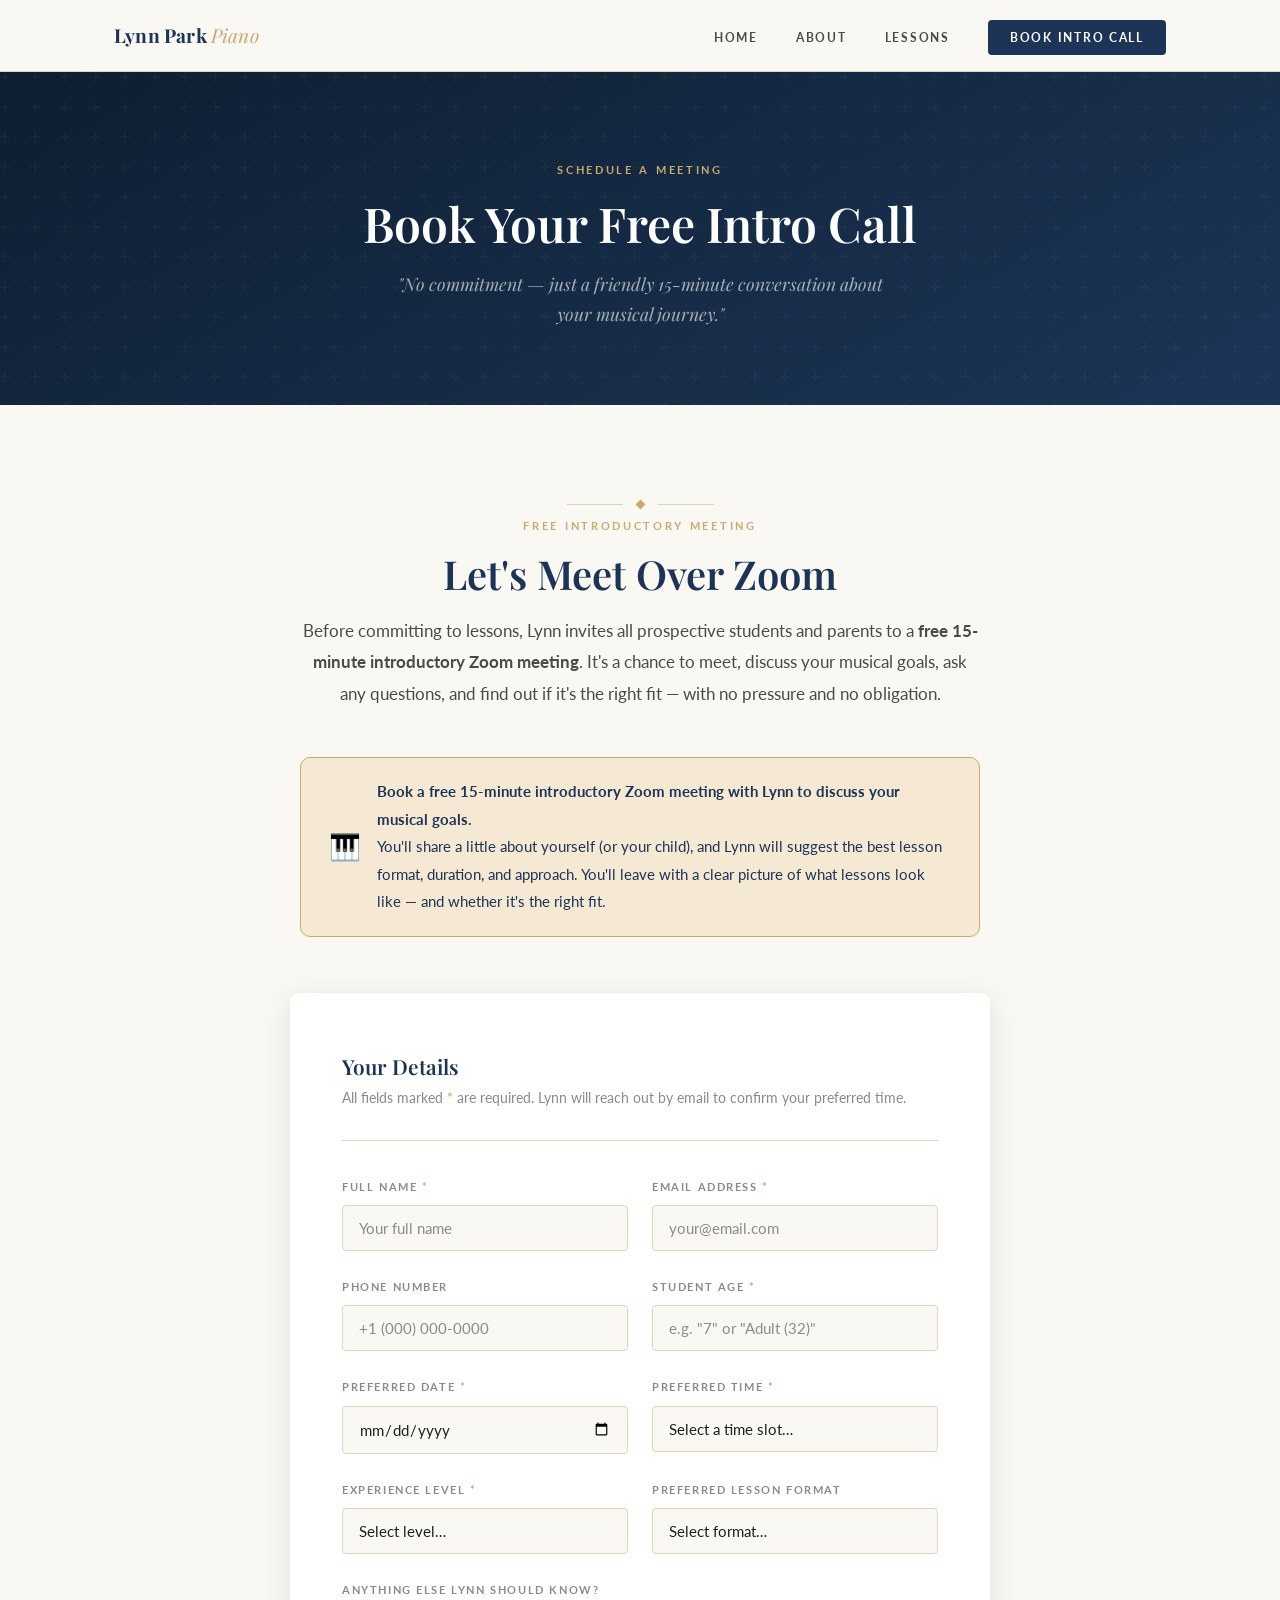
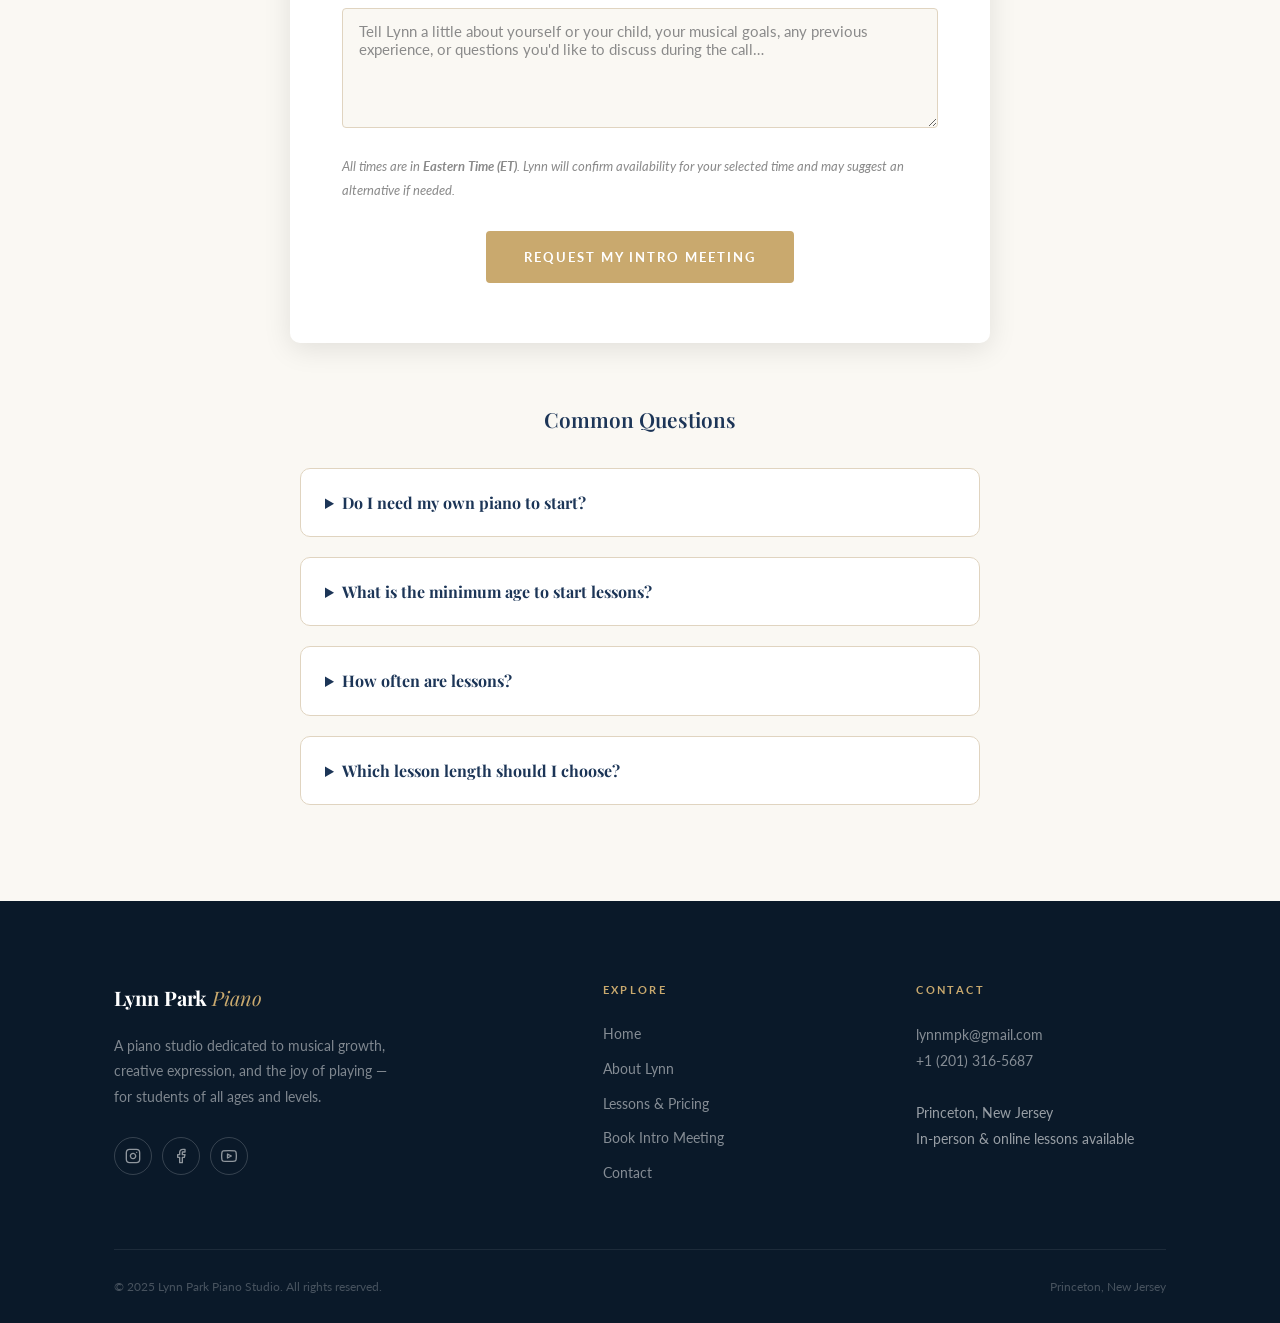
<file: schedule.html>
<!DOCTYPE html>
<html lang="en">
<head>
  <meta charset="UTF-8" />
  <meta name="viewport" content="width=device-width, initial-scale=1.0" />
  <meta name="description" content="Book a free 15-minute introductory Zoom meeting with Lynn Park to discuss your musical goals and find out if lessons are the right fit." />
  <title>Schedule an Intro Meeting — Lynn Park Piano Studio</title>
  <link rel="icon" type="image/svg+xml" href="assets/favicon.svg" />
  <link rel="stylesheet" href="css/styles.css" />
</head>
<body>

  <!-- ============================================================
       NAVIGATION
  ============================================================ -->
  <nav class="nav" id="nav">
    <div class="nav__inner">
      <a href="index.html" class="nav__logo">Lynn Park <em>Piano</em></a>

      <ul class="nav__menu" id="navMenu" role="menubar">
        <li role="none"><a href="index.html" role="menuitem">Home</a></li>
        <li role="none"><a href="about.html" role="menuitem">About</a></li>
        <li role="none"><a href="lessons.html" role="menuitem">Lessons</a></li>
        <li role="none"><a href="schedule.html" class="btn-nav" role="menuitem">Book Intro Call</a></li>
      </ul>

      <button class="nav__toggle" id="navToggle" aria-label="Toggle navigation menu" aria-expanded="false" aria-controls="navMenu">
        <span></span>
        <span></span>
        <span></span>
      </button>
    </div>
  </nav>


  <!-- ============================================================
       PAGE BANNER
  ============================================================ -->
  <header class="page-banner" role="banner">
    <div class="page-banner__inner">
      <span class="section-label">Schedule a Meeting</span>
      <h1>Book Your Free Intro Call</h1>
      <p>"No commitment — just a friendly 15-minute conversation about your musical journey."</p>
    </div>
  </header>


  <!-- ============================================================
       BOOKING SECTION
  ============================================================ -->
  <section class="schedule-section section-cream" aria-label="Book an introductory Zoom meeting">
    <div class="container">

      <!-- Section Intro -->
      <div style="max-width: 680px; margin: 0 auto 48px; text-align: center;" class="fade-up">
        <div class="ornament ornament--center" aria-hidden="true">
          <div class="diamond"></div>
        </div>
        <span class="section-label">Free Introductory Meeting</span>
        <h2 style="margin-top: 8px;">Let's Meet Over Zoom</h2>
        <p style="margin-top: 16px;">
          Before committing to lessons, Lynn invites all prospective students and parents to a <strong>free 15-minute introductory Zoom meeting</strong>. It's a chance to meet, discuss your musical goals, ask any questions, and find out if it's the right fit — with no pressure and no obligation.
        </p>
      </div>

      <!-- Callout -->
      <div class="schedule-callout fade-up">
        <div class="schedule-callout__icon" aria-hidden="true">🎹</div>
        <p>
          <strong>Book a free 15-minute introductory Zoom meeting with Lynn to discuss your musical goals.</strong><br>
          You'll share a little about yourself (or your child), and Lynn will suggest the best lesson format, duration, and approach. You'll leave with a clear picture of what lessons look like — and whether it's the right fit.
        </p>
      </div>

      <!--
        FUTURE CALENDLY INTEGRATION NOTE:
        Replace the <div class="schedule-form-card"> block below with a Calendly embed:

        <div style="max-width: 700px; margin: 0 auto;">
          <div class="calendly-inline-widget"
               data-url="https://calendly.com/[YOUR-USERNAME]/intro-zoom"
               style="min-width:320px; height:700px;">
          </div>
          <script type="text/javascript" src="https://assets.calendly.com/assets/external/widget.js" async></script>
        </div>
      -->

      <!-- Booking Form Card -->
      <div class="schedule-form-card fade-up">

        <!-- Success message -->
        <div class="schedule-success" id="scheduleFormSuccess" role="alert" style="display: none;">
          <h3>Booking Request Received!</h3>
          <p>
            Thank you — Lynn will personally reach out within <strong>1–2 business days</strong> to confirm your meeting time and send you the Zoom link.<br><br>
            In the meantime, feel free to explore the <a href="lessons.html" style="color: var(--gold-dark); text-decoration: underline;">Lessons &amp; Pricing</a> page to learn more about what to expect.
          </p>
        </div>

        <!-- Booking Form -->
        <form id="scheduleForm" novalidate aria-label="Introductory meeting booking form">

          <div style="margin-bottom: 36px; padding-bottom: 28px; border-bottom: 1px solid var(--border);">
            <h3 style="color: var(--navy); font-size: 1.3rem; margin-bottom: 6px;">Your Details</h3>
            <p style="font-size: 0.9rem; color: var(--text-light); margin: 0;">
              All fields marked <span aria-hidden="true" style="color: var(--gold);">*</span> are required. Lynn will reach out by email to confirm your preferred time.
            </p>
          </div>

          <!-- Row 1: Name + Email -->
          <div class="form-row">
            <div class="form-group">
              <label for="sch-name">Full Name <span aria-hidden="true" style="color: var(--gold)">*</span></label>
              <input type="text" id="sch-name" name="name" placeholder="Your full name" required autocomplete="name" />
            </div>
            <div class="form-group">
              <label for="sch-email">Email Address <span aria-hidden="true" style="color: var(--gold)">*</span></label>
              <input type="email" id="sch-email" name="email" placeholder="your@email.com" required autocomplete="email" />
            </div>
          </div>

          <!-- Row 2: Phone + Student Age -->
          <div class="form-row">
            <div class="form-group">
              <label for="sch-phone">Phone Number</label>
              <input type="tel" id="sch-phone" name="phone" placeholder="+1 (000) 000-0000" autocomplete="tel" />
            </div>
            <div class="form-group">
              <label for="sch-age">Student Age <span aria-hidden="true" style="color: var(--gold)">*</span></label>
              <input type="text" id="sch-age" name="studentAge" placeholder='e.g. "7" or "Adult (32)"' required />
            </div>
          </div>

          <!-- Row 3: Preferred Date + Preferred Time -->
          <div class="form-row">
            <div class="form-group">
              <label for="sch-date">Preferred Date <span aria-hidden="true" style="color: var(--gold)">*</span></label>
              <input type="date" id="sch-date" name="preferredDate" required />
            </div>
            <div class="form-group">
              <label for="sch-time">Preferred Time <span aria-hidden="true" style="color: var(--gold)">*</span></label>
              <select id="sch-time" name="preferredTime" required>
                <option value="" disabled selected>Select a time slot…</option>
                <optgroup label="Morning">
                  <option value="9:00am">9:00 AM</option>
                  <option value="9:30am">9:30 AM</option>
                  <option value="10:00am">10:00 AM</option>
                  <option value="10:30am">10:30 AM</option>
                  <option value="11:00am">11:00 AM</option>
                  <option value="11:30am">11:30 AM</option>
                </optgroup>
                <optgroup label="Afternoon">
                  <option value="12:00pm">12:00 PM</option>
                  <option value="1:00pm">1:00 PM</option>
                  <option value="2:00pm">2:00 PM</option>
                  <option value="3:00pm">3:00 PM</option>
                  <option value="4:00pm">4:00 PM</option>
                  <option value="5:00pm">5:00 PM</option>
                </optgroup>
                <optgroup label="Evening">
                  <option value="6:00pm">6:00 PM</option>
                  <option value="7:00pm">7:00 PM</option>
                </optgroup>
              </select>
            </div>
          </div>

          <!-- Row 4: Experience Level + Lesson Format -->
          <div class="form-row">
            <div class="form-group">
              <label for="sch-level">Experience Level <span aria-hidden="true" style="color: var(--gold)">*</span></label>
              <select id="sch-level" name="experienceLevel" required>
                <option value="" disabled selected>Select level…</option>
                <option value="beginner">Beginner</option>
                <option value="intermediate">Intermediate</option>
                <option value="advanced">Advanced</option>
                <option value="returning">Returning after a break</option>
              </select>
            </div>
            <div class="form-group">
              <label for="sch-format">Preferred Lesson Format</label>
              <select id="sch-format" name="lessonFormat">
                <option value="" disabled selected>Select format…</option>
                <option value="in-person">In-person at my home (Princeton, NJ area)</option>
                <option value="online">Online via Zoom</option>
                <option value="flexible">Either / Flexible</option>
              </select>
            </div>
          </div>

          <!-- Message -->
          <div class="form-group full">
            <label for="sch-message">Anything Else Lynn Should Know?</label>
            <textarea id="sch-message" name="message" placeholder="Tell Lynn a little about yourself or your child, your musical goals, any previous experience, or questions you'd like to discuss during the call…"></textarea>
          </div>

          <!-- Timezone note -->
          <p style="font-size: 0.82rem; color: var(--text-light); font-style: italic; margin-bottom: 28px;">
            All times are in <strong>Eastern Time (ET)</strong>. Lynn will confirm availability for your selected time and may suggest an alternative if needed.
          </p>

          <div style="text-align: center;">
            <button type="submit" class="btn btn-primary">Request My Intro Meeting</button>
          </div>

        </form>

      </div><!-- end .schedule-form-card -->

      <!-- FAQ Section -->
      <div style="max-width: 680px; margin: 64px auto 0;" class="fade-up">
        <h3 style="text-align: center; font-size: 1.3rem; color: var(--navy); margin-bottom: 36px;">Common Questions</h3>

        <div style="display: flex; flex-direction: column; gap: 20px;">

          <details style="background: var(--white); border: 1px solid var(--border); border-radius: var(--radius-md); padding: 20px 24px;">
            <summary style="font-weight: 700; color: var(--navy); cursor: pointer; font-family: var(--font-serif); font-size: 1rem;">
              Do I need my own piano to start?
            </summary>
            <p style="margin-top: 14px; font-size: 0.93rem;">
              Yes — for in-person lessons, you'll need a piano or keyboard at home since Lynn comes to you. A full-size (88-key) weighted keyboard is a great starting point and more affordable than an acoustic piano. Lynn is happy to give recommendations during your intro call.
            </p>
          </details>

          <details style="background: var(--white); border: 1px solid var(--border); border-radius: var(--radius-md); padding: 20px 24px;">
            <summary style="font-weight: 700; color: var(--navy); cursor: pointer; font-family: var(--font-serif); font-size: 1rem;">
              What is the minimum age to start lessons?
            </summary>
            <p style="margin-top: 14px; font-size: 0.93rem;">
              Lynn welcomes students as young as 4 years old. At this age, lessons are short (30 minutes), playful, and focused on building a joyful relationship with the instrument. Every child develops differently, so the intro call is a great way to assess readiness.
            </p>
          </details>

          <details style="background: var(--white); border: 1px solid var(--border); border-radius: var(--radius-md); padding: 20px 24px;">
            <summary style="font-weight: 700; color: var(--navy); cursor: pointer; font-family: var(--font-serif); font-size: 1rem;">
              How often are lessons?
            </summary>
            <p style="margin-top: 14px; font-size: 0.93rem;">
              Weekly lessons are strongly recommended for consistent progress. This gives students enough time to practice between sessions while maintaining good momentum. Lynn can discuss scheduling options during your introductory call.
            </p>
          </details>

          <details style="background: var(--white); border: 1px solid var(--border); border-radius: var(--radius-md); padding: 20px 24px;">
            <summary style="font-weight: 700; color: var(--navy); cursor: pointer; font-family: var(--font-serif); font-size: 1rem;">
              Which lesson length should I choose?
            </summary>
            <p style="margin-top: 14px; font-size: 0.93rem;">
              The 30-minute lesson ($50) is recommended for children ages 4–8 who are just starting out. The 45-minute lesson ($70) suits most pre-teens and intermediate students. The 60-minute lesson ($80) is ideal for teens, adults, and more advanced students who want deeper musical exploration. Lynn will help you choose during the intro call.
            </p>
          </details>

        </div>
      </div>

    </div>
  </section>


  <!-- ============================================================
       FOOTER
  ============================================================ -->
  <footer class="footer" role="contentinfo">
    <div class="container">
      <div class="footer__grid">

        <div class="footer__brand">
          <a href="index.html" class="footer__logo">Lynn Park <em>Piano</em></a>
          <p>A piano studio dedicated to musical growth, creative expression, and the joy of playing — for students of all ages and levels.</p>
          <div class="footer__social" aria-label="Social media links">
            <a href="#" aria-label="Instagram" title="Instagram">
              <svg width="16" height="16" viewBox="0 0 24 24" fill="none" stroke="currentColor" stroke-width="2" stroke-linecap="round" stroke-linejoin="round" aria-hidden="true">
                <rect x="2" y="2" width="20" height="20" rx="5" ry="5"/>
                <path d="M16 11.37A4 4 0 1 1 12.63 8 4 4 0 0 1 16 11.37z"/>
                <line x1="17.5" y1="6.5" x2="17.51" y2="6.5"/>
              </svg>
            </a>
            <a href="#" aria-label="Facebook" title="Facebook">
              <svg width="16" height="16" viewBox="0 0 24 24" fill="none" stroke="currentColor" stroke-width="2" stroke-linecap="round" stroke-linejoin="round" aria-hidden="true">
                <path d="M18 2h-3a5 5 0 0 0-5 5v3H7v4h3v8h4v-8h3l1-4h-4V7a1 1 0 0 1 1-1h3z"/>
              </svg>
            </a>
            <a href="#" aria-label="YouTube" title="YouTube">
              <svg width="16" height="16" viewBox="0 0 24 24" fill="none" stroke="currentColor" stroke-width="2" stroke-linecap="round" stroke-linejoin="round" aria-hidden="true">
                <path d="M22.54 6.42a2.78 2.78 0 0 0-1.94-1.97C18.88 4 12 4 12 4s-6.88 0-8.59.45a2.78 2.78 0 0 0-1.95 1.97A29 29 0 0 0 1 12a29 29 0 0 0 .46 5.58A2.78 2.78 0 0 0 3.41 19.6C5.12 20 12 20 12 20s6.88 0 8.59-.46a2.78 2.78 0 0 0 1.94-1.95A29 29 0 0 0 23 12a29 29 0 0 0-.46-5.58z"/>
                <polygon points="9.75 15.02 15.5 12 9.75 8.98 9.75 15.02"/>
              </svg>
            </a>
          </div>
        </div>

        <div class="footer__col">
          <h5>Explore</h5>
          <ul>
            <li><a href="index.html">Home</a></li>
            <li><a href="about.html">About Lynn</a></li>
            <li><a href="lessons.html">Lessons &amp; Pricing</a></li>
            <li><a href="schedule.html">Book Intro Meeting</a></li>
            <li><a href="index.html#contact">Contact</a></li>
          </ul>
        </div>

        <div class="footer__col">
          <h5>Contact</h5>
          <address>
            <a href="mailto:lynnmpk@gmail.com">lynnmpk@gmail.com</a><br>
            <a href="tel:+12013165687">+1 (201) 316-5687</a><br><br>
            Princeton, New Jersey<br>
            In-person &amp; online lessons available
          </address>
        </div>

      </div>

      <div class="footer__bottom">
        <span>&copy; 2025 Lynn Park Piano Studio. All rights reserved.</span>
        <span>Princeton, New Jersey</span>
      </div>
    </div>
  </footer>


  <script src="js/main.js"></script>
</body>
</html>
</file>
<file: css/styles.css>
/* ================================================================
   Lynn Park Piano Studio — Global Stylesheet
   ================================================================
   Sections:
     1.  Fonts & Variables
     2.  Reset & Base
     3.  Typography
     4.  Navigation
     5.  Buttons
     6.  Layout Utilities
     7.  Section Ornament & Label
     8.  Hero (Homepage)
     9.  Page Banner (Inner Pages)
     10. Bio Preview
     11. Testimonials
     12. Interest Form (Dark)
     13. About Page
     14. Achievements
     15. Lessons Page
     16. Schedule Page
     17. Footer
     18. Scroll Animations
     19. Responsive
   ================================================================ */


/* ── 1. Fonts & Variables ──────────────────────────────────────── */

@import url('https://fonts.googleapis.com/css2?family=Playfair+Display:ital,wght@0,400;0,500;0,600;0,700;1,400;1,500;1,600&family=Lato:wght@300;400;700;900&display=swap');

:root {
  /* ── Palette ── */
  --cream-bg:    #FAF8F3;
  --cream-mid:   #F3EDE2;
  --cream-dark:  #E9DFD1;
  --gold:        #C9A96E;
  --gold-dark:   #A8803E;
  --gold-light:  #F5E9D4;
  --navy:        #1C3557;
  --navy-mid:    #264A76;
  --navy-light:  #2E5A8C;
  --text-dark:   #1E1E1E;
  --text-mid:    #4A4A4A;
  --text-light:  #8A8A8A;
  --white:       #FFFFFF;
  --border:      #E0D4C0;

  /* ── Typography ── */
  --font-serif: 'Playfair Display', Georgia, 'Times New Roman', serif;
  --font-sans:  'Lato', -apple-system, BlinkMacSystemFont, 'Segoe UI', sans-serif;

  /* ── Sizing ── */
  --max-width:  1100px;
  --nav-height: 72px;

  /* ── Shadows ── */
  --shadow-sm:  0 2px 8px rgba(0, 0, 0, 0.06);
  --shadow-md:  0 6px 28px rgba(0, 0, 0, 0.10);
  --shadow-lg:  0 16px 56px rgba(0, 0, 0, 0.16);

  /* ── Misc ── */
  --radius:     4px;
  --radius-md:  10px;
  --ease:       cubic-bezier(0.4, 0, 0.2, 1);
  --transition: 0.3s var(--ease);
}


/* ── 2. Reset & Base ───────────────────────────────────────────── */

*, *::before, *::after {
  box-sizing: border-box;
  margin: 0;
  padding: 0;
}

html {
  scroll-behavior: smooth;
  font-size: 16px;
}

body {
  font-family: var(--font-sans);
  font-weight: 400;
  color: var(--text-dark);
  background: var(--cream-bg);
  line-height: 1.7;
  -webkit-font-smoothing: antialiased;
  -moz-osx-font-smoothing: grayscale;
}

img  { display: block; max-width: 100%; height: auto; }
a    { color: inherit; text-decoration: none; }
ul   { list-style: none; }
button { cursor: pointer; font-family: var(--font-sans); }


/* ── 3. Typography ─────────────────────────────────────────────── */

h1, h2, h3, h4 {
  font-family: var(--font-serif);
  font-weight: 600;
  line-height: 1.25;
  color: var(--navy);
}

h1 { font-size: clamp(2.4rem, 5vw, 3.8rem); }
h2 { font-size: clamp(1.8rem, 3.5vw, 2.5rem); }
h3 { font-size: clamp(1.15rem, 2.5vw, 1.55rem); }
h4 { font-size: 1.05rem; }

p  {
  color: var(--text-mid);
  font-size: 1.0625rem;
  line-height: 1.85;
}


/* ── 4. Navigation ─────────────────────────────────────────────── */

.nav {
  position: sticky;
  top: 0;
  z-index: 1000;
  height: var(--nav-height);
  background: rgba(250, 248, 243, 0.96);
  backdrop-filter: blur(14px);
  -webkit-backdrop-filter: blur(14px);
  border-bottom: 1px solid var(--border);
}

.nav__inner {
  max-width: var(--max-width);
  margin: 0 auto;
  height: 100%;
  display: flex;
  align-items: center;
  justify-content: space-between;
  padding: 0 24px;
}

/* Logo */
.nav__logo {
  font-family: var(--font-serif);
  font-size: 1.2rem;
  font-weight: 700;
  color: var(--navy);
  letter-spacing: 0.01em;
  flex-shrink: 0;
}
.nav__logo em {
  font-style: italic;
  font-weight: 400;
  color: var(--gold);
}

/* Menu links */
.nav__menu {
  display: flex;
  align-items: center;
  gap: 38px;
}

.nav__menu a {
  font-size: 0.78rem;
  font-weight: 700;
  letter-spacing: 0.14em;
  text-transform: uppercase;
  color: var(--text-mid);
  position: relative;
  transition: color var(--transition);
}

.nav__menu a::after {
  content: '';
  position: absolute;
  bottom: -4px;
  left: 0;
  width: 0;
  height: 1px;
  background: var(--gold);
  transition: width var(--transition);
}

.nav__menu a:hover,
.nav__menu a.active {
  color: var(--navy);
}

.nav__menu a:hover::after,
.nav__menu a.active::after {
  width: 100%;
}

/* CTA button in nav */
.nav__menu .btn-nav {
  background: var(--navy);
  color: var(--white) !important;
  padding: 10px 22px;
  border-radius: var(--radius);
  transition: background var(--transition);
}
.nav__menu .btn-nav:hover { background: var(--navy-mid); }
.nav__menu .btn-nav::after { display: none !important; }

/* Hamburger toggle */
.nav__toggle {
  display: none;
  flex-direction: column;
  justify-content: center;
  gap: 5px;
  width: 36px;
  height: 36px;
  background: none;
  border: none;
  padding: 4px;
}

.nav__toggle span {
  display: block;
  height: 2px;
  background: var(--text-dark);
  border-radius: 2px;
  transition: var(--transition);
}
.nav__toggle.open span:nth-child(1) { transform: translateY(7px) rotate(45deg); }
.nav__toggle.open span:nth-child(2) { opacity: 0; transform: scaleX(0); }
.nav__toggle.open span:nth-child(3) { transform: translateY(-7px) rotate(-45deg); }


/* ── 5. Buttons ────────────────────────────────────────────────── */

.btn {
  display: inline-block;
  font-family: var(--font-sans);
  font-size: 0.82rem;
  font-weight: 700;
  letter-spacing: 0.15em;
  text-transform: uppercase;
  padding: 16px 36px;
  border-radius: var(--radius);
  border: 2px solid transparent;
  transition: all var(--transition);
  cursor: pointer;
  text-align: center;
}

/* Gold filled */
.btn-primary {
  background: var(--gold);
  color: var(--white);
  border-color: var(--gold);
}
.btn-primary:hover {
  background: var(--gold-dark);
  border-color: var(--gold-dark);
  transform: translateY(-2px);
  box-shadow: 0 8px 24px rgba(201, 169, 110, 0.45);
}

/* Outline white (for dark backgrounds) */
.btn-outline-light {
  background: transparent;
  color: var(--white);
  border-color: rgba(255, 255, 255, 0.55);
}
.btn-outline-light:hover {
  background: rgba(255, 255, 255, 0.1);
  border-color: var(--white);
  transform: translateY(-2px);
}

/* Outline navy (for light backgrounds) */
.btn-outline-navy {
  background: transparent;
  color: var(--navy);
  border-color: var(--navy);
}
.btn-outline-navy:hover {
  background: var(--navy);
  color: var(--white);
  transform: translateY(-2px);
  box-shadow: var(--shadow-md);
}

/* Gold outline */
.btn-outline-gold {
  background: transparent;
  color: var(--gold);
  border-color: var(--gold);
}
.btn-outline-gold:hover {
  background: var(--gold);
  color: var(--white);
  transform: translateY(-2px);
}


/* ── 6. Layout Utilities ───────────────────────────────────────── */

.container {
  max-width: var(--max-width);
  margin: 0 auto;
  padding: 0 24px;
}

section { padding: 96px 0; }

.section-cream { background: var(--cream-bg); }
.section-mid   { background: var(--cream-mid); }
.section-navy  { background: var(--navy); }
.section-white { background: var(--white); }

.text-center { text-align: center; }
.text-gold   { color: var(--gold); }
.text-navy   { color: var(--navy); }
.text-italic { font-style: italic; }


/* ── 7. Section Ornament & Label ───────────────────────────────── */

/* Thin gold line + diamond ornament */
.ornament {
  display: flex;
  align-items: center;
  gap: 14px;
  margin-bottom: 8px;
}
.ornament--center { justify-content: center; }

.ornament::before,
.ornament::after {
  content: '';
  flex: 1;
  max-width: 56px;
  height: 1px;
  background: var(--gold);
  opacity: 0.5;
}

.ornament .diamond {
  width: 7px;
  height: 7px;
  background: var(--gold);
  transform: rotate(45deg);
  flex-shrink: 0;
}

/* Eyebrow label above headings */
.section-label {
  display: block;
  font-family: var(--font-sans);
  font-size: 0.7rem;
  font-weight: 700;
  letter-spacing: 0.24em;
  text-transform: uppercase;
  color: var(--gold);
  margin-bottom: 14px;
}


/* ── 8. Hero (Homepage) ────────────────────────────────────────── */

.hero {
  position: relative;
  min-height: calc(100vh - var(--nav-height));
  background: linear-gradient(150deg, #0D1E30 0%, #1C3557 45%, #17304F 100%);
  display: flex;
  align-items: center;
  overflow: hidden;
}

/* Subtle crosshatch background texture */
.hero::before {
  content: '';
  position: absolute;
  inset: 0;
  background-image: url("data:image/svg+xml,%3Csvg width='60' height='60' viewBox='0 0 60 60' xmlns='http://www.w3.org/2000/svg'%3E%3Cg fill='%23C9A96E' fill-opacity='0.04' fill-rule='evenodd'%3E%3Cpath d='M36 34v-4h-2v4h-4v2h4v4h2v-4h4v-2h-4zm0-30V0h-2v4h-4v2h4v4h2V6h4V4h-4zM6 34v-4H4v4H0v2h4v4h2v-4h4v-2H6zM6 4V0H4v4H0v2h4v4h2V6h4V4H6z'/%3E%3C/g%3E%3C/svg%3E");
  pointer-events: none;
}

/* Ambient glow */
.hero::after {
  content: '';
  position: absolute;
  right: -5%;
  top: -10%;
  width: 700px;
  height: 700px;
  border-radius: 50%;
  background: radial-gradient(circle, rgba(201, 169, 110, 0.07) 0%, transparent 65%);
  pointer-events: none;
}

.hero__content {
  position: relative;
  z-index: 2;
  max-width: var(--max-width);
  margin: 0 auto;
  padding: 80px 24px 120px;
}

.hero__eyebrow {
  display: flex;
  align-items: center;
  gap: 16px;
  margin-bottom: 28px;
}
.hero__eyebrow::before {
  content: '';
  display: block;
  width: 44px;
  height: 1px;
  background: var(--gold);
  opacity: 0.7;
}
.hero__eyebrow span {
  font-family: var(--font-sans);
  font-size: 0.72rem;
  font-weight: 700;
  letter-spacing: 0.26em;
  text-transform: uppercase;
  color: var(--gold);
}

.hero h1 {
  color: var(--white);
  max-width: 680px;
  margin-bottom: 28px;
  font-weight: 700;
}
.hero h1 em {
  color: var(--gold);
  font-style: italic;
  font-weight: 500;
}

.hero__tagline {
  font-family: var(--font-serif);
  font-size: clamp(1rem, 2vw, 1.2rem);
  font-style: italic;
  color: rgba(255, 255, 255, 0.68);
  max-width: 520px;
  margin-bottom: 52px;
  line-height: 1.8;
}

.hero__actions {
  display: flex;
  gap: 16px;
  flex-wrap: wrap;
}

/* Scroll indicator */
.hero__scroll {
  position: absolute;
  bottom: 36px;
  left: 50%;
  transform: translateX(-50%);
  display: flex;
  flex-direction: column;
  align-items: center;
  gap: 8px;
  color: rgba(255, 255, 255, 0.38);
  font-size: 0.65rem;
  font-weight: 700;
  letter-spacing: 0.2em;
  text-transform: uppercase;
  z-index: 2;
  animation: scrollBounce 2.2s ease-in-out infinite;
}
.hero__scroll svg { width: 18px; height: 18px; }

@keyframes scrollBounce {
  0%, 100% { transform: translateX(-50%) translateY(0); }
  50%       { transform: translateX(-50%) translateY(8px); }
}

/* Curved bottom edge divider */
.hero__curve {
  position: absolute;
  bottom: -1px;
  left: 0;
  right: 0;
  height: 72px;
  background: var(--cream-bg);
  clip-path: ellipse(56% 100% at 50% 100%);
  z-index: 2;
}


/* ── 9. Page Banner (Inner Pages) ──────────────────────────────── */

.page-banner {
  background: linear-gradient(150deg, #0D1E30 0%, #1C3557 100%);
  padding: 88px 24px 76px;
  text-align: center;
  position: relative;
  overflow: hidden;
}

.page-banner::before {
  content: '';
  position: absolute;
  inset: 0;
  background-image: url("data:image/svg+xml,%3Csvg width='60' height='60' viewBox='0 0 60 60' xmlns='http://www.w3.org/2000/svg'%3E%3Cg fill='%23C9A96E' fill-opacity='0.04' fill-rule='evenodd'%3E%3Cpath d='M36 34v-4h-2v4h-4v2h4v4h2v-4h4v-2h-4zm0-30V0h-2v4h-4v2h4v4h2V6h4V4h-4zM6 34v-4H4v4H0v2h4v4h2v-4h4v-2H6zM6 4V0H4v4H0v2h4v4h2V6h4V4H6z'/%3E%3C/g%3E%3C/svg%3E");
  pointer-events: none;
}

.page-banner__inner {
  position: relative;
  z-index: 1;
  max-width: 680px;
  margin: 0 auto;
}

.page-banner h1 {
  color: var(--white);
  font-size: clamp(2rem, 4.5vw, 3rem);
  margin-bottom: 16px;
}

.page-banner p {
  color: rgba(255, 255, 255, 0.62);
  font-family: var(--font-serif);
  font-style: italic;
  font-size: 1.1rem;
  max-width: 520px;
  margin: 0 auto;
  line-height: 1.7;
}


/* ── 10. Bio Preview ───────────────────────────────────────────── */

.bio-preview { padding: 104px 0; }

.bio-preview__grid {
  display: grid;
  grid-template-columns: 1fr 1fr;
  gap: 88px;
  align-items: center;
}

/* Photo area */
.bio-preview__photo { position: relative; }

.photo-frame {
  position: relative;
  aspect-ratio: 3 / 4;
  background: var(--cream-dark);
  border-radius: var(--radius-md);
  overflow: hidden;
  box-shadow: var(--shadow-lg);
}

.photo-placeholder {
  width: 100%;
  height: 100%;
  display: flex;
  flex-direction: column;
  align-items: center;
  justify-content: center;
  gap: 18px;
  background: linear-gradient(135deg, #EBE0D2 0%, #D8CABB 100%);
  color: var(--text-light);
  font-family: var(--font-serif);
  font-style: italic;
  font-size: 0.9rem;
  text-align: center;
  padding: 32px;
}
.photo-placeholder svg { width: 64px; height: 64px; opacity: 0.35; }

/* Real photo inside frame */
.photo-frame img {
  width: 100%;
  height: 100%;
  object-fit: cover;
  object-position: top center;
  display: block;
}

/* Decorative gold-border accent box */
.photo-frame-accent {
  position: absolute;
  bottom: -22px;
  right: -22px;
  width: 72%;
  height: 72%;
  border: 2px solid var(--gold);
  border-radius: var(--radius-md);
  opacity: 0.22;
  z-index: -1;
  pointer-events: none;
}

/* Text side */
.bio-preview__content .section-label { color: var(--gold); }

.bio-preview__content h2 { margin-bottom: 6px; }
.bio-preview__content h2 em {
  display: block;
  font-size: 0.52em;
  font-weight: 400;
  color: var(--text-light);
  font-style: italic;
  margin-top: 6px;
  letter-spacing: 0.02em;
}

.bio-preview__content p { margin-top: 20px; }

/* Credential bullet list */
.bio-credentials {
  display: flex;
  flex-direction: column;
  gap: 11px;
  margin: 30px 0 38px;
}

.bio-credential {
  display: flex;
  align-items: flex-start;
  gap: 12px;
  font-size: 0.9rem;
  color: var(--text-mid);
  line-height: 1.5;
}
.bio-credential::before {
  content: '';
  display: block;
  width: 22px;
  height: 1px;
  background: var(--gold);
  flex-shrink: 0;
  margin-top: 10px;
}


/* ── 11. Testimonials ──────────────────────────────────────────── */

.testimonials {
  background: var(--cream-mid);
  padding: 96px 0;
  text-align: center;
}

.testimonials__header {
  max-width: 520px;
  margin: 0 auto 64px;
}
.testimonials__header h2 { margin-top: 8px; }

.testimonials__grid {
  display: grid;
  grid-template-columns: repeat(3, 1fr);
  gap: 28px;
}

.testimonial-card {
  background: var(--white);
  border-radius: var(--radius-md);
  padding: 40px 32px 36px;
  text-align: left;
  box-shadow: var(--shadow-sm);
  position: relative;
  transition: transform var(--transition), box-shadow var(--transition);
  border-bottom: 3px solid transparent;
}
.testimonial-card:hover {
  transform: translateY(-5px);
  box-shadow: var(--shadow-md);
  border-bottom-color: var(--gold);
}

/* Oversized quotation mark */
.testimonial-card__quote {
  font-family: var(--font-serif);
  font-size: 5rem;
  line-height: 1;
  color: var(--gold);
  opacity: 0.3;
  margin-bottom: -14px;
  font-weight: 700;
}

.testimonial-card > p {
  font-family: var(--font-serif);
  font-style: italic;
  font-size: 1rem;
  color: var(--text-mid);
  margin-bottom: 28px;
  line-height: 1.8;
}

.testimonial-card__author {
  display: flex;
  align-items: center;
  gap: 14px;
  padding-top: 20px;
  border-top: 1px solid var(--border);
}

.testimonial-card__avatar {
  width: 44px;
  height: 44px;
  border-radius: 50%;
  background: var(--cream-dark);
  display: flex;
  align-items: center;
  justify-content: center;
  font-family: var(--font-serif);
  font-size: 1.1rem;
  font-weight: 700;
  color: var(--navy);
  flex-shrink: 0;
}

.testimonial-card__name {
  font-size: 0.9rem;
  font-weight: 700;
  color: var(--navy);
  margin-bottom: 2px;
}
.testimonial-card__role { font-size: 0.78rem; color: var(--text-light); }
.testimonial-card__stars {
  color: var(--gold);
  font-size: 0.72rem;
  letter-spacing: 2px;
  margin-top: 3px;
}


/* ── 12. Interest Form (Dark Section) ──────────────────────────── */

.interest-form-section {
  background: var(--navy);
  padding: 96px 0;
}

.interest-form-section .section-label { color: var(--gold); }
.interest-form-section .section-intro h2 { color: var(--white); margin-top: 8px; }
.interest-form-section .section-intro p {
  color: rgba(255, 255, 255, 0.6);
  font-family: var(--font-serif);
  font-style: italic;
  margin-top: 12px;
  max-width: 480px;
  margin-left: auto;
  margin-right: auto;
}

.section-intro { text-align: center; margin-bottom: 60px; }

/* Form layout */
.interest-form {
  max-width: 760px;
  margin: 0 auto;
}

.form-row {
  display: grid;
  grid-template-columns: 1fr 1fr;
  gap: 24px;
}

.form-group {
  display: flex;
  flex-direction: column;
  margin-bottom: 26px;
}
.form-group.full { margin-bottom: 26px; }

/* Labels */
.form-group label {
  font-size: 0.71rem;
  font-weight: 700;
  letter-spacing: 0.16em;
  text-transform: uppercase;
  color: rgba(255, 255, 255, 0.5);
  margin-bottom: 10px;
}

/* Inputs (dark) */
.form-group input,
.form-group select,
.form-group textarea {
  background: rgba(255, 255, 255, 0.07);
  border: 1px solid rgba(255, 255, 255, 0.14);
  border-radius: var(--radius);
  padding: 13px 17px;
  font-family: var(--font-sans);
  font-size: 0.95rem;
  color: var(--white);
  outline: none;
  transition: border-color var(--transition), background var(--transition);
  appearance: none;
  -webkit-appearance: none;
}
.form-group input::placeholder,
.form-group textarea::placeholder {
  color: rgba(255, 255, 255, 0.28);
}
.form-group select option {
  color: var(--text-dark);
  background: var(--white);
}
.form-group input:focus,
.form-group select:focus,
.form-group textarea:focus {
  border-color: var(--gold);
  background: rgba(255, 255, 255, 0.1);
}

.form-group textarea { resize: vertical; min-height: 140px; }

/* Success state */
.form-success {
  display: none;
  text-align: center;
  padding: 56px 40px;
  background: rgba(201, 169, 110, 0.1);
  border: 1px solid rgba(201, 169, 110, 0.4);
  border-radius: var(--radius-md);
}
.form-success h3 { color: var(--gold); margin-bottom: 12px; }
.form-success p  { color: rgba(255, 255, 255, 0.7); }


/* ── 13. About Page ─────────────────────────────────────────────── */

.about-bio { padding: 96px 0; }

.about-bio__grid {
  display: grid;
  grid-template-columns: 340px 1fr;
  gap: 72px;
  align-items: start;
}

/* Sidebar */
.about-bio__sidebar .photo-frame {
  aspect-ratio: 3 / 4;
  margin-bottom: 36px;
}

.sidebar-card {
  background: var(--cream-mid);
  border-radius: var(--radius-md);
  padding: 28px 24px;
  border: 1px solid var(--border);
}

.sidebar-card h4 {
  font-family: var(--font-sans);
  font-size: 0.7rem;
  font-weight: 700;
  letter-spacing: 0.18em;
  text-transform: uppercase;
  color: var(--gold);
  margin-bottom: 18px;
  padding-bottom: 14px;
  border-bottom: 1px solid var(--border);
}

.sidebar-card ul { display: flex; flex-direction: column; gap: 10px; }
.sidebar-card li {
  font-size: 0.87rem;
  color: var(--text-mid);
  display: flex;
  align-items: flex-start;
  gap: 10px;
  line-height: 1.5;
}
.sidebar-card li::before {
  content: '♩';
  color: var(--gold);
  font-size: 0.78rem;
  flex-shrink: 0;
  margin-top: 1px;
}

/* Main text content */
.about-bio__text h2  { margin-bottom: 28px; }

.about-bio__text h3 {
  margin-top: 48px;
  margin-bottom: 18px;
  font-size: 1.3rem;
  padding-top: 38px;
  border-top: 1px solid var(--border);
}

.about-bio__text p { margin-bottom: 18px; }

/* Pull quote */
.pull-quote {
  margin: 40px 0;
  padding: 28px 36px;
  border-left: 3px solid var(--gold);
  background: var(--cream-mid);
  border-radius: 0 var(--radius-md) var(--radius-md) 0;
}
.pull-quote p {
  font-family: var(--font-serif);
  font-style: italic;
  font-size: 1.12rem;
  color: var(--navy);
  margin: 0;
  line-height: 1.7;
}


/* ── 14. Achievements ───────────────────────────────────────────── */

.achievements {
  background: var(--cream-mid);
  padding: 96px 0;
}

.achievements__header {
  max-width: 600px;
  margin: 0 auto 60px;
  text-align: center;
}

.achievements__grid {
  display: grid;
  grid-template-columns: repeat(3, 1fr);
  gap: 28px;
}

.achievement-card {
  background: var(--white);
  border-radius: var(--radius-md);
  padding: 36px 28px;
  box-shadow: var(--shadow-sm);
  transition: transform var(--transition), box-shadow var(--transition);
  border-top: 3px solid transparent;
}
.achievement-card:hover {
  transform: translateY(-5px);
  box-shadow: var(--shadow-md);
  border-top-color: var(--gold);
}

.achievement-card__year {
  font-size: 0.7rem;
  font-weight: 700;
  letter-spacing: 0.18em;
  text-transform: uppercase;
  color: var(--gold);
  margin-bottom: 10px;
}
.achievement-card h4 { color: var(--navy); margin-bottom: 10px; font-size: 1.05rem; }
.achievement-card p  { font-size: 0.88rem; color: var(--text-light); margin: 0; }


/* ── 15. Lessons Page ───────────────────────────────────────────── */

/* Level cards */
.lessons-overview__header {
  max-width: 580px;
  margin: 0 auto 60px;
  text-align: center;
}

.lessons-overview__grid {
  display: grid;
  grid-template-columns: repeat(3, 1fr);
  gap: 28px;
}

.level-card {
  background: var(--white);
  border-radius: var(--radius-md);
  padding: 40px 28px;
  box-shadow: var(--shadow-sm);
  border-top: 4px solid var(--gold);
  transition: transform var(--transition), box-shadow var(--transition);
}
.level-card:hover {
  transform: translateY(-5px);
  box-shadow: var(--shadow-md);
}

.level-card__icon { font-size: 2.2rem; margin-bottom: 20px; }
.level-card h3  { color: var(--navy); margin-bottom: 12px; font-size: 1.25rem; }
.level-card > p { font-size: 0.93rem; margin-bottom: 22px; }

.level-card ul  { display: flex; flex-direction: column; gap: 9px; }
.level-card li  {
  font-size: 0.88rem;
  color: var(--text-mid);
  display: flex;
  align-items: flex-start;
  gap: 9px;
}
.level-card li::before {
  content: '–';
  color: var(--gold);
  font-weight: 700;
  flex-shrink: 0;
}

/* Format cards */
.lesson-formats { background: var(--cream-mid); padding: 96px 0; }

.lesson-formats__header {
  max-width: 540px;
  margin: 0 auto 60px;
  text-align: center;
}

.lesson-formats__grid {
  display: grid;
  grid-template-columns: 1fr 1fr;
  gap: 32px;
}

.format-card {
  background: var(--white);
  border-radius: var(--radius-md);
  padding: 48px 40px;
  box-shadow: var(--shadow-sm);
  display: flex;
  gap: 28px;
  transition: transform var(--transition), box-shadow var(--transition);
}
.format-card:hover {
  transform: translateY(-4px);
  box-shadow: var(--shadow-md);
}

.format-card__icon {
  font-size: 2.8rem;
  flex-shrink: 0;
  width: 56px;
  text-align: center;
  margin-top: 4px;
}
.format-card h3 { color: var(--navy); margin-bottom: 12px; font-size: 1.25rem; }
.format-card p  { font-size: 0.93rem; }

/* Age groups */
.age-groups { padding: 96px 0; }

.age-groups__header {
  max-width: 540px;
  margin: 0 auto 56px;
  text-align: center;
}

.age-groups__grid {
  display: flex;
  gap: 20px;
  flex-wrap: wrap;
}

.age-badge {
  flex: 1;
  min-width: 180px;
  background: var(--cream-mid);
  border-radius: var(--radius-md);
  padding: 32px 24px;
  text-align: center;
  border: 1px solid var(--border);
  transition: all var(--transition);
}
.age-badge:hover {
  border-color: var(--gold);
  background: var(--gold-light);
  transform: translateY(-3px);
}
.age-badge__icon { font-size: 2.2rem; margin-bottom: 14px; }
.age-badge h4   { color: var(--navy); font-size: 1rem; margin-bottom: 6px; }
.age-badge p    { font-size: 0.82rem; color: var(--text-light); margin: 0; }

/* Pricing table */
.pricing {
  background: var(--cream-mid);
  padding: 96px 0;
  text-align: center;
}

.pricing__header {
  max-width: 520px;
  margin: 0 auto 64px;
}

.pricing__grid {
  display: grid;
  grid-template-columns: repeat(3, 1fr);
  gap: 24px;
  max-width: 980px;
  margin: 0 auto;
  align-items: center;
}

.pricing-card {
  background: var(--white);
  border-radius: var(--radius-md);
  padding: 48px 32px;
  box-shadow: var(--shadow-sm);
  position: relative;
  transition: transform var(--transition), box-shadow var(--transition);
}
.pricing-card:hover {
  transform: translateY(-5px);
  box-shadow: var(--shadow-md);
}

/* Featured pricing card */
.pricing-card--featured {
  background: var(--navy);
  transform: scale(1.05);
  box-shadow: var(--shadow-lg);
  z-index: 2;
}
.pricing-card--featured:hover {
  transform: scale(1.05) translateY(-5px);
}

/* "Most Popular" badge */
.pricing-card__badge {
  position: absolute;
  top: -15px;
  left: 50%;
  transform: translateX(-50%);
  background: var(--gold);
  color: var(--white);
  font-size: 0.68rem;
  font-weight: 700;
  letter-spacing: 0.14em;
  text-transform: uppercase;
  padding: 5px 18px;
  border-radius: 20px;
  white-space: nowrap;
}

.pricing-card__tier {
  font-size: 0.7rem;
  font-weight: 700;
  letter-spacing: 0.2em;
  text-transform: uppercase;
  color: var(--gold);
  margin-bottom: 18px;
}

.pricing-card__price {
  font-family: var(--font-serif);
  font-size: 3rem;
  font-weight: 700;
  color: var(--navy);
  line-height: 1;
  margin-bottom: 8px;
}
.pricing-card--featured .pricing-card__price { color: var(--white); }

.pricing-card__duration {
  font-size: 0.85rem;
  color: var(--text-light);
  margin-bottom: 36px;
}
.pricing-card--featured .pricing-card__duration { color: rgba(255,255,255,0.5); }

.pricing-card__features {
  display: flex;
  flex-direction: column;
  gap: 12px;
  margin-bottom: 40px;
  text-align: left;
}
.pricing-card__features li {
  font-size: 0.9rem;
  color: var(--text-mid);
  display: flex;
  align-items: flex-start;
  gap: 10px;
}
.pricing-card--featured .pricing-card__features li { color: rgba(255,255,255,0.72); }
.pricing-card__features li::before {
  content: '✓';
  color: var(--gold);
  font-weight: 700;
  font-size: 0.82rem;
  flex-shrink: 0;
  margin-top: 2px;
}

.pricing__note {
  margin-top: 52px;
  font-size: 0.88rem;
  color: var(--text-light);
  font-style: italic;
}


/* ── 16. Schedule Page ──────────────────────────────────────────── */

.schedule-section { padding: 96px 0; }

/* Callout banner */
.schedule-callout {
  display: flex;
  align-items: center;
  gap: 16px;
  max-width: 680px;
  margin: 0 auto 56px;
  padding: 20px 28px;
  background: var(--gold-light);
  border: 1px solid var(--gold);
  border-radius: var(--radius-md);
}
.schedule-callout__icon { font-size: 1.6rem; flex-shrink: 0; }
.schedule-callout p {
  font-size: 0.93rem;
  color: var(--navy);
  margin: 0;
}

/* Form card */
.schedule-form-card {
  max-width: 700px;
  margin: 0 auto;
  background: var(--white);
  border-radius: var(--radius-md);
  padding: 60px 52px;
  box-shadow: var(--shadow-md);
}

/* Light-theme form labels */
.schedule-form-card .form-group label {
  font-size: 0.71rem;
  font-weight: 700;
  letter-spacing: 0.14em;
  text-transform: uppercase;
  color: var(--text-light);
  margin-bottom: 9px;
  display: block;
}

/* Light-theme inputs */
.schedule-form-card .form-group input,
.schedule-form-card .form-group select,
.schedule-form-card .form-group textarea {
  width: 100%;
  padding: 13px 16px;
  border: 1px solid var(--border);
  border-radius: var(--radius);
  font-family: var(--font-sans);
  font-size: 0.95rem;
  color: var(--text-dark);
  background: var(--cream-bg);
  outline: none;
  appearance: none;
  -webkit-appearance: none;
  transition: border-color var(--transition), box-shadow var(--transition), background var(--transition);
}
.schedule-form-card .form-group input::placeholder,
.schedule-form-card .form-group textarea::placeholder {
  color: var(--text-light);
}
.schedule-form-card .form-group select option { color: var(--text-dark); }
.schedule-form-card .form-group input:focus,
.schedule-form-card .form-group select:focus,
.schedule-form-card .form-group textarea:focus {
  border-color: var(--gold);
  box-shadow: 0 0 0 3px rgba(201, 169, 110, 0.18);
  background: var(--white);
}

.schedule-form-card .form-group textarea { resize: vertical; min-height: 120px; }
.schedule-form-card .form-group.full { grid-column: 1 / -1; }

/* Schedule success state */
.schedule-success {
  display: none;
  text-align: center;
  padding: 48px 32px;
  background: var(--gold-light);
  border: 1px solid var(--gold);
  border-radius: var(--radius-md);
  color: var(--navy);
}
.schedule-success h3 { color: var(--gold); margin-bottom: 14px; }
.schedule-success p  { margin: 0; }


/* ── 17. Footer ─────────────────────────────────────────────────── */

.footer {
  background: #0A1929;
  padding: 80px 0 0;
  color: rgba(255, 255, 255, 0.58);
}

.footer__grid {
  display: grid;
  grid-template-columns: 1.7fr 1fr 1fr;
  gap: 64px;
  padding-bottom: 64px;
  border-bottom: 1px solid rgba(255, 255, 255, 0.08);
}

/* Brand column */
.footer__logo {
  display: block;
  font-family: var(--font-serif);
  font-size: 1.25rem;
  font-weight: 700;
  color: var(--white);
  margin-bottom: 18px;
}
.footer__logo em { font-style: italic; font-weight: 400; color: var(--gold); }

.footer__brand p {
  font-size: 0.9rem;
  color: rgba(255, 255, 255, 0.48);
  line-height: 1.75;
  max-width: 280px;
  margin: 0;
}

.footer__social {
  display: flex;
  gap: 10px;
  margin-top: 28px;
}
.footer__social a {
  display: flex;
  align-items: center;
  justify-content: center;
  width: 38px;
  height: 38px;
  border-radius: 50%;
  border: 1px solid rgba(255, 255, 255, 0.18);
  color: rgba(255, 255, 255, 0.55);
  transition: all var(--transition);
}
.footer__social a:hover {
  background: var(--gold);
  border-color: var(--gold);
  color: var(--white);
  transform: translateY(-3px);
}

/* Footer columns */
.footer__col h5 {
  font-family: var(--font-sans);
  font-size: 0.68rem;
  font-weight: 700;
  letter-spacing: 0.22em;
  text-transform: uppercase;
  color: var(--gold);
  margin-bottom: 22px;
}

.footer__col ul { display: flex; flex-direction: column; gap: 11px; }
.footer__col li { font-size: 0.88rem; }
.footer__col a  { color: rgba(255, 255, 255, 0.5); transition: color var(--transition); }
.footer__col a:hover { color: var(--gold); }

.footer__col address {
  font-style: normal;
  font-size: 0.88rem;
  line-height: 1.85;
}
.footer__col address a { color: rgba(255, 255, 255, 0.5); transition: color var(--transition); }
.footer__col address a:hover { color: var(--gold); }

/* Copyright bar */
.footer__bottom {
  padding: 26px 0;
  display: flex;
  align-items: center;
  justify-content: space-between;
  font-size: 0.78rem;
  color: rgba(255, 255, 255, 0.25);
}


/* ── 18. Scroll Animations ──────────────────────────────────────── */

.fade-up {
  opacity: 0;
  transform: translateY(38px);
  transition: opacity 0.72s var(--ease), transform 0.72s var(--ease);
  will-change: opacity, transform;
}
.fade-up.visible {
  opacity: 1;
  transform: translateY(0);
}

/* Stagger delays for sibling groups */
.fade-up-d1 { transition-delay: 0.10s; }
.fade-up-d2 { transition-delay: 0.20s; }
.fade-up-d3 { transition-delay: 0.30s; }
.fade-up-d4 { transition-delay: 0.40s; }


/* ── 19. Responsive ─────────────────────────────────────────────── */

/* Tablet */
@media (max-width: 960px) {
  .bio-preview__grid          { grid-template-columns: 1fr; gap: 56px; }
  .about-bio__grid            { grid-template-columns: 1fr; }
  .about-bio__sidebar .photo-frame { aspect-ratio: 3 / 2; max-height: 420px; }
  .testimonials__grid         { grid-template-columns: 1fr 1fr; }
  .lessons-overview__grid     { grid-template-columns: 1fr 1fr; }
  .lesson-formats__grid       { grid-template-columns: 1fr; }
  .achievements__grid         { grid-template-columns: 1fr 1fr; }
  .pricing__grid              { grid-template-columns: 1fr; max-width: 420px; gap: 32px; }
  .pricing-card--featured     { transform: scale(1); }
  .pricing-card--featured:hover { transform: translateY(-5px); }
  .footer__grid               { grid-template-columns: 1fr 1fr; }
  .schedule-form-card         { padding: 48px 36px; }
}

/* Mobile */
@media (max-width: 768px) {
  :root { --nav-height: 64px; }

  section { padding: 72px 0; }

  /* Show hamburger, hide menu by default */
  .nav__toggle { display: flex; }
  .nav__menu {
    display: none;
    position: absolute;
    top: var(--nav-height);
    left: 0;
    right: 0;
    flex-direction: column;
    align-items: stretch;
    gap: 0;
    background: var(--cream-bg);
    border-bottom: 1px solid var(--border);
    box-shadow: var(--shadow-md);
    padding: 12px 0;
  }
  .nav__menu.open { display: flex; }
  .nav__menu a { display: block; padding: 13px 24px; }
  .nav__menu .btn-nav {
    margin: 10px 16px 4px;
    padding: 12px 24px;
    text-align: center;
    border-radius: var(--radius);
  }

  /* Forms go single column */
  .form-row { grid-template-columns: 1fr; }

  /* Grids go single column */
  .testimonials__grid     { grid-template-columns: 1fr; }
  .lessons-overview__grid { grid-template-columns: 1fr; }
  .achievements__grid     { grid-template-columns: 1fr; }
  .age-groups__grid       { flex-direction: column; }

  .footer__grid {
    grid-template-columns: 1fr;
    gap: 40px;
  }
  .footer__bottom {
    flex-direction: column;
    gap: 8px;
    text-align: center;
  }

  .schedule-form-card { padding: 36px 24px; }
  .schedule-form-card .form-row { grid-template-columns: 1fr; }

  .hero__content { padding-bottom: 100px; }
  .hero__actions { flex-direction: column; max-width: 320px; }
}

/* Small mobile */
@media (max-width: 480px) {
  .btn { padding: 14px 28px; }
  .page-banner { padding: 72px 24px 64px; }
}
</file>
